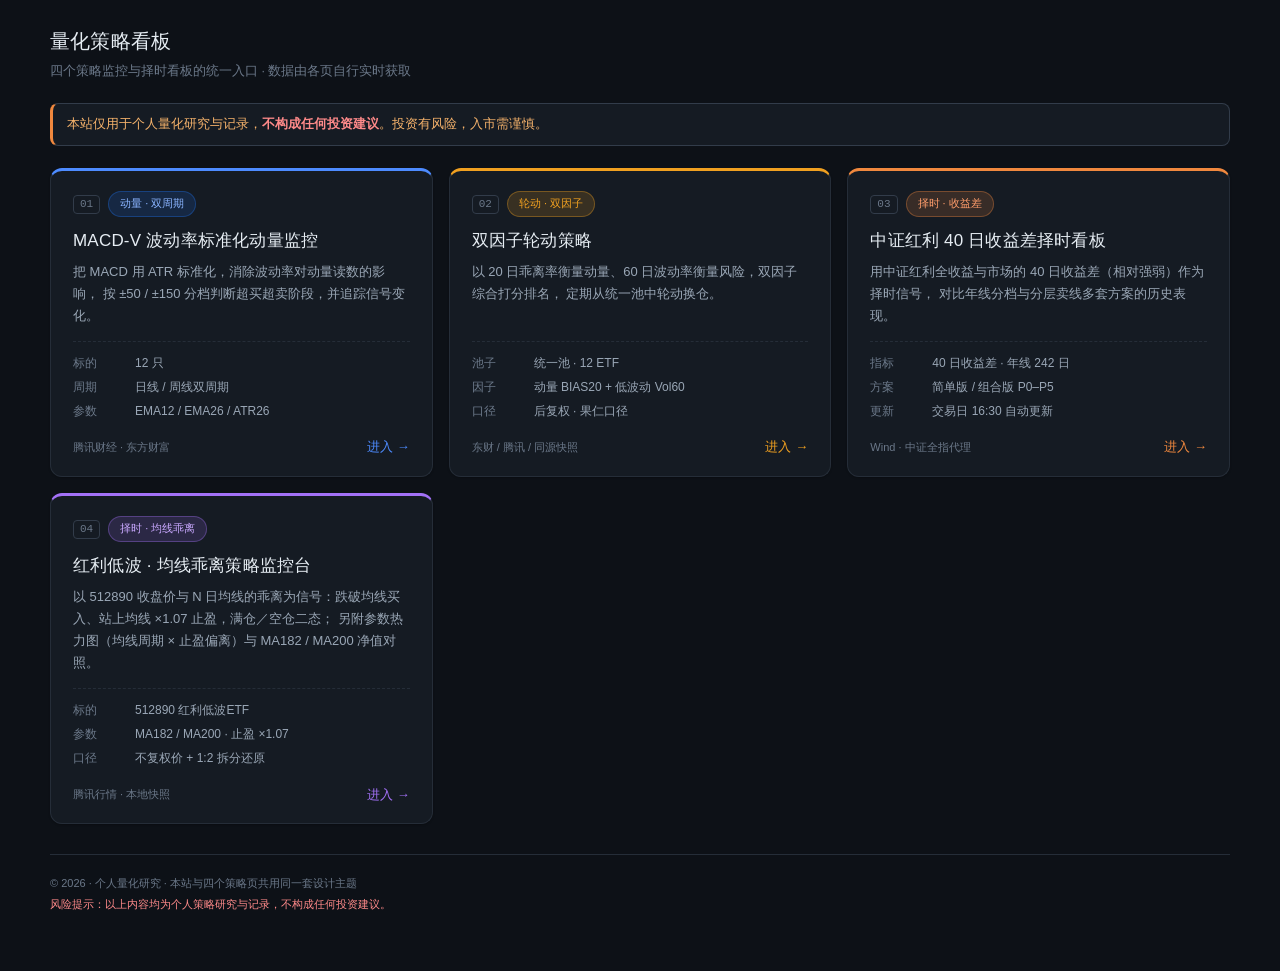
<file: index.html>
<!DOCTYPE html>
<html lang="zh-CN">
<head>
<meta charset="utf-8">
<meta name="viewport" content="width=device-width,initial-scale=1">
<title>量化策略看板 · 汇总</title>
<meta name="description" content="个人量化研究：四个策略监控看板的统一入口。不构成任何投资建议。">
<link rel="stylesheet" href="theme.css">
<style>
  .hub-head{margin-bottom:22px}
  .hub-head .q-h1{margin-bottom:6px}
  .hub-grid{display:grid;gap:16px;grid-template-columns:repeat(auto-fit,minmax(300px,1fr))}

  /* ── 策略卡：整卡可点，用 <a> 而非 <button>，支持新标签页打开 ── */
  .hub{
    display:flex;flex-direction:column;position:relative;
    background:var(--panel);border:1px solid var(--line);
    border-top:3px solid var(--c,var(--accent));
    border-radius:var(--radius);box-shadow:var(--shadow);
    padding:20px 22px 18px;
    color:inherit;text-decoration:none;
    transition:background .15s,border-color .15s,transform .15s;
  }
  .hub:hover{background:var(--panel2);border-color:var(--line2);border-top-color:var(--c,var(--accent));transform:translateY(-2px)}
  .hub:focus-visible{outline:2px solid var(--c,var(--accent));outline-offset:2px}

  .hub .top{display:flex;align-items:center;gap:8px;margin-bottom:12px;flex-wrap:wrap}
  .hub .idx{
    font:500 11px/1 var(--mono);color:var(--tx3);
    border:1px solid var(--line2);border-radius:4px;padding:3px 6px;
  }
  .hub h2{margin:0 0 8px;font-size:17px;font-weight:500;line-height:1.4;letter-spacing:.2px}
  .hub .desc{margin:0;font-size:13px;line-height:1.7;color:var(--tx2);flex:1}
  .hub .facts{
    margin-top:14px;padding-top:12px;border-top:1px dashed var(--line);
    display:flex;flex-direction:column;gap:5px;
  }
  .hub .fact{display:flex;gap:10px;font-size:12px;line-height:1.6}
  .hub .fact .k{flex:0 0 52px;color:var(--tx3)}
  .hub .fact .v{flex:1;color:var(--tx2);font-variant-numeric:tabular-nums}
  .hub .foot{
    margin-top:16px;display:flex;align-items:center;justify-content:space-between;gap:10px;
  }
  .hub .src{font-size:11px;color:var(--tx3)}
  .hub .go{
    font-size:13px;font-weight:500;color:var(--c,var(--accent));
    display:inline-flex;align-items:center;gap:4px;transition:gap .15s;
  }
  .hub:hover .go{gap:8px}

  @media (max-width:640px){
    .q-wrap{padding:18px 14px 40px}
    .hub{padding:18px}
    .hub h2{font-size:16px}
  }
</style>
</head>
<body>

<main class="q-wrap">

  <header class="hub-head">
    <h1 class="q-h1">量化策略看板</h1>
    <p class="q-sub">
      四个策略监控与择时看板的统一入口 · 数据由各页自行实时获取
    </p>
  </header>

  <div class="q-note q-note-warn" style="margin-bottom:22px">
    本站仅用于个人量化研究与记录，<strong style="color:#ff8a8a">不构成任何投资建议</strong>。投资有风险，入市需谨慎。
  </div>

  <div class="hub-grid">

    <!-- ① MACD-V -->
    <a class="hub" href="macdv-monitor/" style="--c:#4d8bff">
      <div class="top">
        <span class="idx">01</span>
        <span class="q-pill q-pill-accent">动量 · 双周期</span>
      </div>
      <h2>MACD-V 波动率标准化动量监控</h2>
      <p class="desc">
        把 MACD 用 ATR 标准化，消除波动率对动量读数的影响，
        按 ±50 / ±150 分档判断超买超卖阶段，并追踪信号变化。
      </p>
      <div class="facts">
        <div class="fact"><span class="k">标的</span><span class="v">12 只</span></div>
        <div class="fact"><span class="k">周期</span><span class="v">日线 / 周线双周期</span></div>
        <div class="fact"><span class="k">参数</span><span class="v">EMA12 / EMA26 / ATR26</span></div>
      </div>
      <div class="foot">
        <span class="src">腾讯财经 · 东方财富</span>
        <span class="go">进入 <span aria-hidden="true">→</span></span>
      </div>
    </a>

    <!-- ② 双因子轮动 -->
    <a class="hub" href="dual-factor-rotation/" style="--c:#f0a020">
      <div class="top">
        <span class="idx">02</span>
        <span class="q-pill q-pill-gold">轮动 · 双因子</span>
      </div>
      <h2>双因子轮动策略</h2>
      <p class="desc">
        以 20 日乖离率衡量动量、60 日波动率衡量风险，双因子综合打分排名，
        定期从统一池中轮动换仓。
      </p>
      <div class="facts">
        <div class="fact"><span class="k">池子</span><span class="v">统一池 · 12 ETF</span></div>
        <div class="fact"><span class="k">因子</span><span class="v">动量 BIAS20 + 低波动 Vol60</span></div>
        <div class="fact"><span class="k">口径</span><span class="v">后复权 · 果仁口径</span></div>
      </div>
      <div class="foot">
        <span class="src">东财 / 腾讯 / 同源快照</span>
        <span class="go">进入 <span aria-hidden="true">→</span></span>
      </div>
    </a>

    <!-- ③ 红利收益差择时 -->
    <a class="hub" href="dividend-spread-timing/" style="--c:#f0883e">
      <div class="top">
        <span class="idx">03</span>
        <span class="q-pill" style="background:rgba(240,136,62,.16);border-color:rgba(240,136,62,.35);color:#ff9d6b">择时 · 收益差</span>
      </div>
      <h2>中证红利 40 日收益差择时看板</h2>
      <p class="desc">
        用中证红利全收益与市场的 40 日收益差（相对强弱）作为择时信号，
        对比年线分档与分层卖线多套方案的历史表现。
      </p>
      <div class="facts">
        <div class="fact"><span class="k">指标</span><span class="v">40 日收益差 · 年线 242 日</span></div>
        <div class="fact"><span class="k">方案</span><span class="v">简单版 / 组合版 P0–P5</span></div>
        <div class="fact"><span class="k">更新</span><span class="v">交易日 16:30 自动更新</span></div>
      </div>
      <div class="foot">
        <span class="src">Wind · 中证全指代理</span>
        <span class="go">进入 <span aria-hidden="true">→</span></span>
      </div>
    </a>

    <!-- ④ 红利低波均线乖离 -->
    <a class="hub" href="hongli-monitor/" style="--c:#a371f7">
      <div class="top">
        <span class="idx">04</span>
        <span class="q-pill" style="background:rgba(163,113,247,.16);border-color:rgba(163,113,247,.35);color:#c9a8ff">择时 · 均线乖离</span>
      </div>
      <h2>红利低波 · 均线乖离策略监控台</h2>
      <p class="desc">
        以 512890 收盘价与 N 日均线的乖离为信号：跌破均线买入、站上均线 ×1.07 止盈，满仓／空仓二态；
        另附参数热力图（均线周期 × 止盈偏离）与 MA182 / MA200 净值对照。
      </p>
      <div class="facts">
        <div class="fact"><span class="k">标的</span><span class="v">512890 红利低波ETF</span></div>
        <div class="fact"><span class="k">参数</span><span class="v">MA182 / MA200 · 止盈 ×1.07</span></div>
        <div class="fact"><span class="k">口径</span><span class="v">不复权价 + 1:2 拆分还原</span></div>
      </div>
      <div class="foot">
        <span class="src">腾讯行情 · 本地快照</span>
        <span class="go">进入 <span aria-hidden="true">→</span></span>
      </div>
    </a>

  </div>

  <footer class="q-footer">
    <div>© 2026 · 个人量化研究 · 本站与四个策略页共用同一套设计主题</div>
    <div class="risk">风险提示：以上内容均为个人策略研究与记录，不构成任何投资建议。</div>
  </footer>

</main>

</body>
</html>
</file>
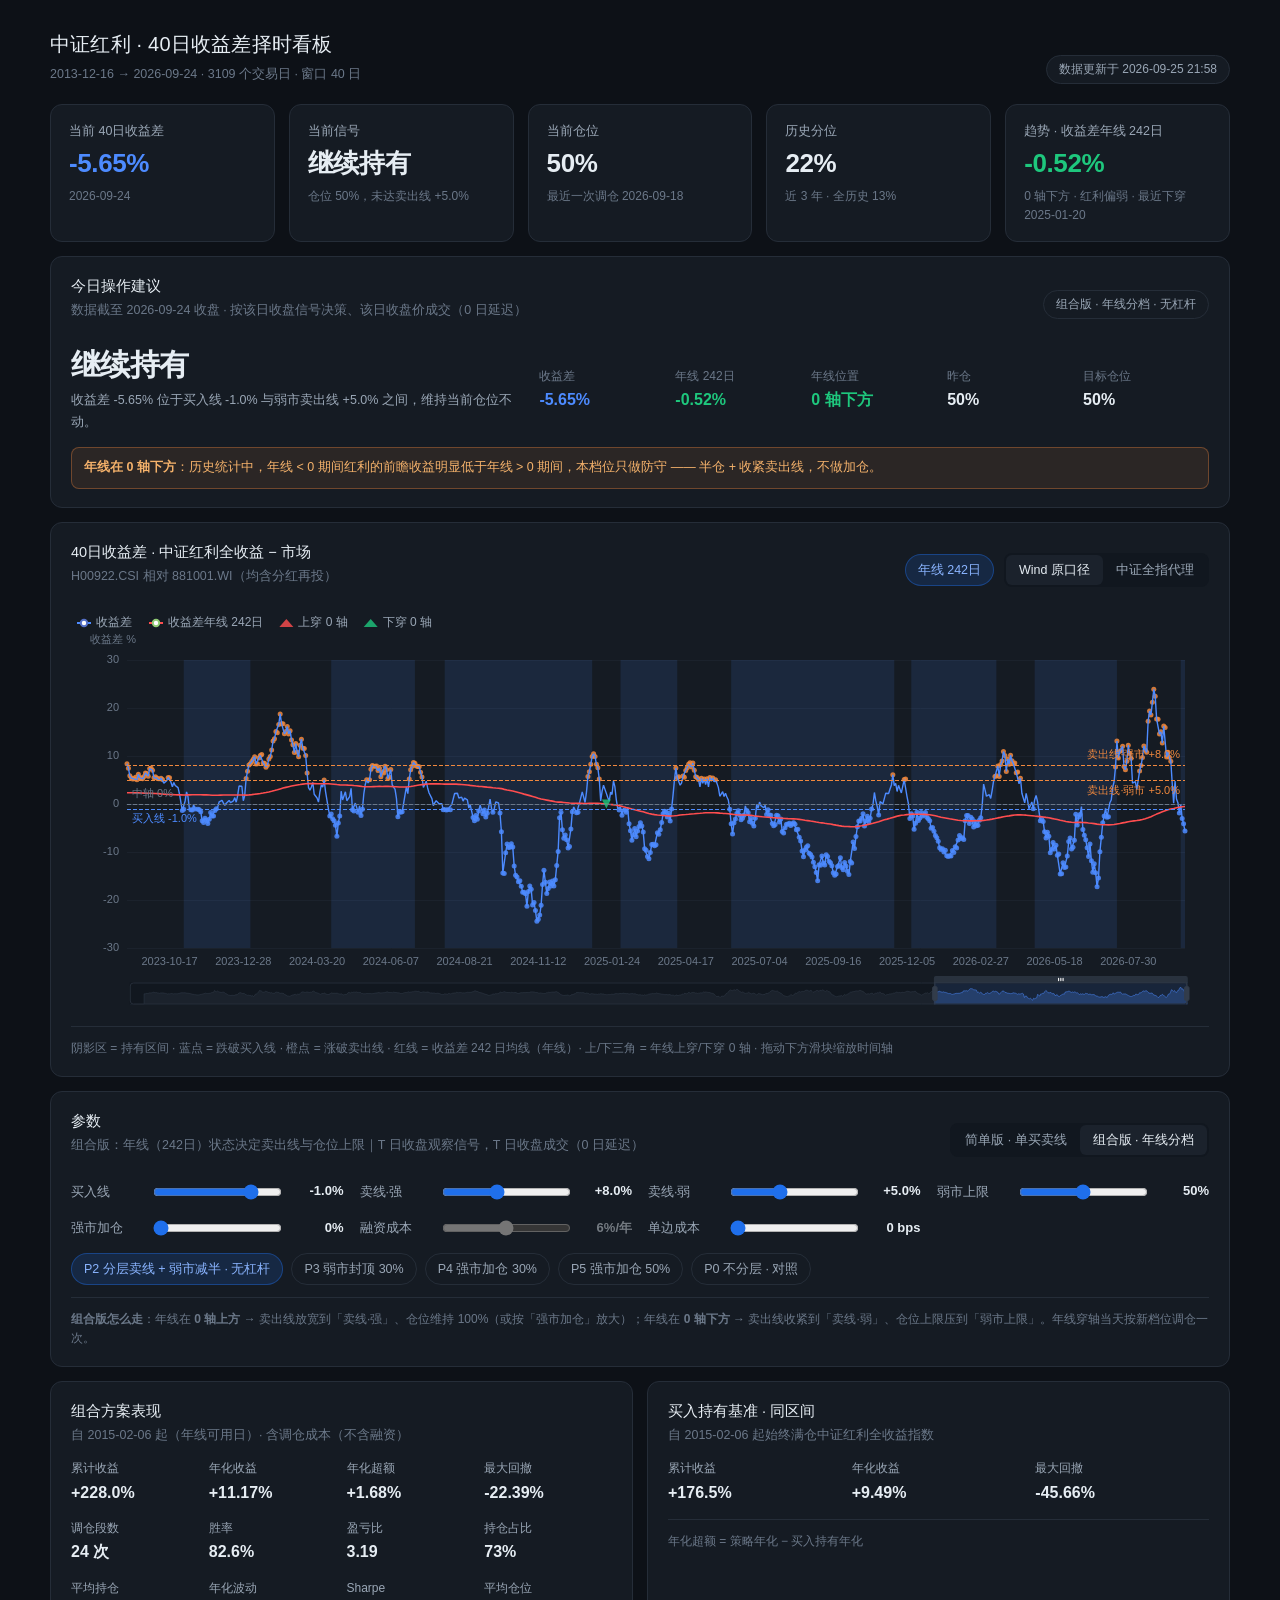
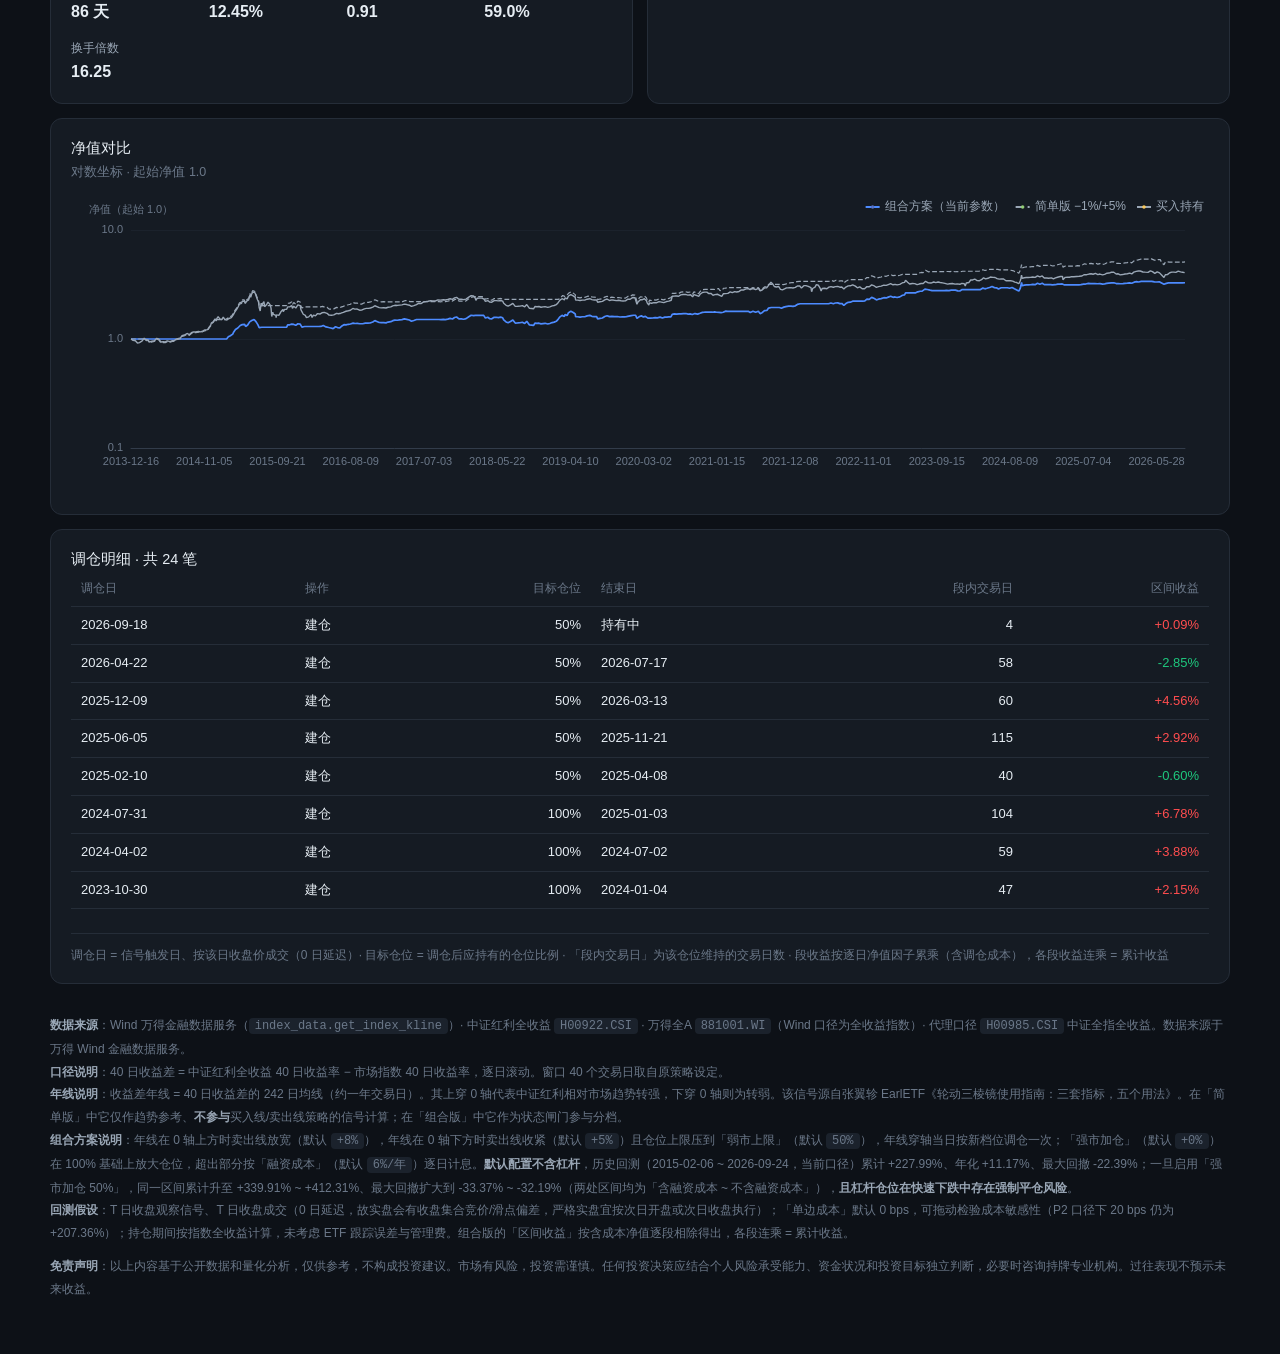
<file: dividend-spread-timing/index.html>
<!DOCTYPE html>
<html lang="zh-CN">
<head>
<meta charset="UTF-8">
<meta name="viewport" content="width=device-width, initial-scale=1">
<title>中证红利 40日收益差择时看板</title>
<link rel="stylesheet" href="../theme.css">
<script src="vendor/echarts.min.js"></script>
<style>
  *{box-sizing:border-box}
  body{
    margin:0; background:var(--bg); color:var(--tx);
    font-family:-apple-system,BlinkMacSystemFont,"Segoe UI","PingFang SC","Hiragino Sans GB","Microsoft YaHei",sans-serif;
    font-size:14px; line-height:1.6; -webkit-font-smoothing:antialiased;
  }
  .wrap{max-width:1220px; margin:0 auto; padding:28px 20px 56px}
  header{display:flex; align-items:flex-end; justify-content:space-between; gap:16px; flex-wrap:wrap; margin-bottom:20px}
  h1{font-size:20px; font-weight:500; margin:0 0 4px; letter-spacing:.2px}
  .sub{font-size:12.5px; color:var(--tx3)}
  .badge{font-size:12px; color:var(--tx2); background:var(--panel); border:1px solid var(--line); border-radius:999px; padding:4px 12px}
  .grid{display:grid; gap:14px}
  .k4{grid-template-columns:repeat(auto-fit,minmax(200px,1fr))}
  .k2{grid-template-columns:repeat(auto-fit,minmax(320px,1fr))}
  .card{background:var(--panel); border:1px solid var(--line); border-radius:var(--radius); padding:18px 20px}
  .kpi{background:var(--panel); border:1px solid var(--line); border-radius:var(--radius); padding:16px 18px}
  .kpi .lb{font-size:12.5px; color:var(--tx2)}
  .kpi .val{font-size:26px; font-weight:600; letter-spacing:-.4px; margin-top:2px; font-variant-numeric:tabular-nums}
  .kpi .ft{font-size:12px; color:var(--tx3); margin-top:2px}
  .h2{font-size:14.5px; font-weight:500; margin:0 0 2px}
  .h2sub{font-size:12.5px; color:var(--tx3); margin:0 0 14px}
  .toolbar{display:flex; align-items:center; justify-content:space-between; gap:14px; flex-wrap:wrap; margin-bottom:12px}
  .seg{display:inline-flex; background:var(--panel3); border-radius:var(--radius-sm); padding:2px}
  .seg button{
    border:0; background:transparent; font:inherit; font-size:12.5px; color:var(--tx2);
    padding:5px 13px; border-radius:6px; cursor:pointer;
  }
  .seg button.active{background:var(--panel2); color:var(--tx); font-weight:500}
  .chip{
    border:1px solid var(--line); background:var(--panel); font:inherit; font-size:12.5px; color:var(--tx2);
    padding:5px 12px; border-radius:999px; cursor:pointer;
  }
  .chip.active{background:rgba(31,111,235,.16); border-color:rgba(31,111,235,.40); color:var(--accent-tx); font-weight:500}
  .ctl{display:grid; grid-template-columns:repeat(auto-fit,minmax(240px,1fr)); gap:16px}
  .row{display:flex; align-items:center; gap:12px}
  .row label{font-size:12.5px; color:var(--tx2); width:52px; flex:none}
  .row input[type=range]{flex:1; accent-color:var(--accent)}
  .row .v{font-size:13px; width:56px; text-align:right; font-variant-numeric:tabular-nums; font-weight:600}
  .stats{display:grid; grid-template-columns:repeat(auto-fit,minmax(112px,1fr)); gap:14px 10px}
  .stat .lb{font-size:12px; color:var(--tx2)}
  .stat .val{font-size:16px; font-weight:600; font-variant-numeric:tabular-nums; margin-top:1px}
  .foot-note{font-size:12px; color:var(--tx3); margin-top:14px; padding-top:12px; border-top:1px solid var(--line)}
  .chart{width:100%}
  #mainChart{height:400px}
  #navChart{height:300px}
  table{width:100%; border-collapse:collapse; font-size:13px}
  th{text-align:left; font-weight:500; font-size:12px; color:var(--tx3); padding:0 10px 8px; border-bottom:1px solid var(--line)}
  td{padding:8px 10px; border-bottom:1px solid var(--line); font-variant-numeric:tabular-nums}
  th.num, td.num{text-align:right}
  td.win{color:var(--up); font-weight:500}
  td.lose{color:var(--dn)}
  td.empty{text-align:center; color:var(--tx3); padding:24px}
  .tbl-wrap{max-height:340px; overflow:auto}
  .tag{font-size:11.5px; padding:1px 8px; border-radius:var(--radius-pill); background:rgba(31,111,235,.16); color:var(--accent-tx)}
  .tt-date{font-size:12px; color:var(--tx3); margin-bottom:2px}
  .tt-row{font-size:12.5px; line-height:1.7}
  .tt-dot{display:inline-block; width:8px; height:8px; border-radius:50%; margin-right:6px}
  footer{margin-top:30px; font-size:12px; color:var(--tx3); line-height:1.9}
  footer b{color:var(--tx2); font-weight:600}
  #loading{padding:60px 0; text-align:center; color:var(--tx3)}
  .err{color:var(--up); font-size:14px}
  .err-sub{font-size:12.5px; color:var(--tx3); line-height:1.9}
  code{background:var(--panel2); padding:1px 6px; border-radius:4px; font-size:12px}
  .row.wide label{width:68px}
  .switch{display:flex; align-items:center; gap:8px; font-size:12.5px; color:var(--tx2); cursor:pointer; user-select:none}
  .switch input{accent-color:var(--accent); width:15px; height:15px; cursor:pointer}
  /* ── 今日操作建议 ── */
  .advice{display:grid; grid-template-columns:minmax(250px,1fr) 1.5fr; gap:22px; align-items:center}
  @media (max-width:780px){ .advice{grid-template-columns:1fr; gap:16px} }
  .advice-act{font-size:30px; font-weight:700; letter-spacing:-.6px; line-height:1.25; font-variant-numeric:tabular-nums}
  .advice-why{font-size:12.5px; color:var(--tx2); margin-top:6px; line-height:1.75}
  .advice-cells{display:grid; grid-template-columns:repeat(auto-fit,minmax(94px,1fr)); gap:14px 10px}
  .acell .lb{font-size:12px; color:var(--tx3)}
  .acell .val{font-size:16px; font-weight:600; font-variant-numeric:tabular-nums; margin-top:1px}
  .warn{background:rgba(240,136,62,.10); border:1px solid rgba(240,136,62,.35); color:var(--warn-tx); border-radius:var(--radius-sm);
        padding:9px 12px; font-size:12.5px; line-height:1.7; margin-top:14px}
  .warn b{font-weight:700}
</style>
</head>
<body>
<div class="wrap">

  <header>
    <div>
      <h1>中证红利 · 40日收益差择时看板</h1>
      <div class="sub" id="span">加载中…</div>
    </div>
    <div class="badge">数据更新于 <span id="updated">—</span></div>
  </header>

  <div id="loading">正在加载行情数据…</div>

  <div class="grid k4" style="margin-bottom:14px">
    <div class="kpi">
      <div class="lb">当前 40日收益差</div>
      <div class="val" id="kpiSpread">—</div>
      <div class="ft" id="kpiDate">—</div>
    </div>
    <div class="kpi">
      <div class="lb">当前信号</div>
      <div class="val" id="kpiSignal">—</div>
      <div class="ft" id="kpiSignalSub">—</div>
    </div>
    <div class="kpi">
      <div class="lb" id="kpiHeldLb">已持有</div>
      <div class="val" id="kpiHeld">—</div>
      <div class="ft" id="kpiHeldSub">—</div>
    </div>
    <div class="kpi">
      <div class="lb">历史分位</div>
      <div class="val" id="kpiPct">—</div>
      <div class="ft" id="kpiPctSub">—</div>
    </div>
    <div class="kpi">
      <div class="lb">趋势 · 收益差年线 242日</div>
      <div class="val" id="kpiMA">—</div>
      <div class="ft" id="kpiMAsub">—</div>
    </div>
  </div>

  <!-- 组合版专属：今日操作建议 -->
  <div class="card" id="adviceCard" style="margin-bottom:14px; display:none">
    <div class="toolbar" style="margin-bottom:12px">
      <div>
        <div class="h2">今日操作建议</div>
        <div class="h2sub" id="adviceDate">—</div>
      </div>
      <div class="badge" id="adviceBadge">组合版 · 年线分档</div>
    </div>
    <div class="advice">
      <div>
        <div class="advice-act" id="adviceAct">—</div>
        <div class="advice-why" id="adviceWhy">—</div>
      </div>
      <div class="advice-cells">
        <div class="acell"><div class="lb">收益差</div><div class="val" id="advSig">—</div></div>
        <div class="acell"><div class="lb">年线 242日</div><div class="val" id="advMA">—</div></div>
        <div class="acell"><div class="lb">年线位置</div><div class="val" id="advState">—</div></div>
        <div class="acell"><div class="lb">昨仓</div><div class="val" id="advCur">—</div></div>
        <div class="acell"><div class="lb">目标仓位</div><div class="val" id="advTgt">—</div></div>
      </div>
    </div>
    <div class="warn" id="adviceWarn" style="display:none"></div>
  </div>

  <div class="card" style="margin-bottom:14px">
    <div class="toolbar">
      <div>
        <div class="h2">40日收益差 · 中证红利全收益 − 市场</div>
        <div class="h2sub"><span id="divCode">—</span> 相对 <span id="mktCode">—</span>（均含分红再投）</div>
      </div>
      <div style="display:flex; align-items:center; gap:10px; flex-wrap:wrap">
        <button class="chip active" id="maToggle">年线 242日</button>
        <div class="seg">
          <button data-mode="wind" class="active">Wind 原口径</button>
          <button data-mode="proxy">中证全指代理</button>
        </div>
      </div>
    </div>
    <div class="chart" id="mainChart"></div>
    <div class="foot-note">
      阴影区 = 持有区间 · 蓝点 = 跌破买入线 · 橙点 = 涨破卖出线 · 红线 = 收益差 242 日均线（年线）· 上/下三角 = 年线上穿/下穿 0 轴 · 拖动下方滑块缩放时间轴
    </div>
  </div>

  <div class="card" style="margin-bottom:14px">
    <div class="toolbar">
      <div>
        <div class="h2">参数</div>
        <div class="h2sub" id="paramSub">T 日收盘观察信号，T 日收盘成交（0 日延迟）；持仓期间吃中证红利全收益指数日收益</div>
      </div>
      <div class="seg" id="engineSeg">
        <button data-engine="simple" class="active">简单版 · 单买卖线</button>
        <button data-engine="combo">组合版 · 年线分档</button>
      </div>
    </div>

    <!-- 简单版参数 -->
    <div id="panelSimple">
      <div class="ctl" style="margin-bottom:16px">
        <div class="row">
          <label>买入线</label>
          <input type="range" id="buySlider" min="-8" max="0" step="0.5" value="-1">
          <span class="v" id="buyVal">−1.0%</span>
        </div>
        <div class="row">
          <label>卖出线</label>
          <input type="range" id="sellSlider" min="1" max="15" step="0.5" value="5">
          <span class="v" id="sellVal">+5.0%</span>
        </div>
      </div>
      <div style="display:flex; gap:8px; flex-wrap:wrap">
        <button class="chip" data-preset="1" data-buy="-1" data-sell="5">大白优化版 −1% / +5%</button>
        <button class="chip" data-preset="1" data-buy="-5" data-sell="10">张老师原版 −5% / +10%</button>
        <button class="chip" data-preset="1" data-buy="-2" data-sell="3">窄格版 −2% / +3%</button>
        <button class="chip" data-preset="1" data-buy="-1" data-sell="8">宽卖版 −1% / +8%</button>
      </div>
    </div>

    <!-- 组合版参数 -->
    <div id="panelCombo" style="display:none">
      <div class="ctl" style="margin-bottom:14px">
        <div class="row wide">
          <label title="两档共用的买入线：收益差跌破即建仓">买入线</label>
          <input type="range" id="cBuy" min="-5" max="0" step="0.5" value="-1">
          <span class="v" id="cBuyVal">−1.0%</span>
        </div>
        <div class="row wide">
          <label title="年线在 0 轴上方（红利相对走强）时使用的卖出线，可放宽让利润跑">卖线·强</label>
          <input type="range" id="cSellUp" min="3" max="15" step="0.5" value="8">
          <span class="v" id="cSellUpVal">+8.0%</span>
        </div>
        <div class="row wide">
          <label title="年线在 0 轴下方（红利相对走弱）时使用的卖出线，收紧以尽快落袋">卖线·弱</label>
          <input type="range" id="cSellDown" min="2" max="10" step="0.5" value="5">
          <span class="v" id="cSellDownVal">+5.0%</span>
        </div>
        <div class="row wide">
          <label title="年线在 0 轴下方时，持仓比例的上限（弱市不满仓）">弱市上限</label>
          <input type="range" id="cCapLo" min="0" max="100" step="10" value="50">
          <span class="v" id="cCapLoVal">50%</span>
        </div>
        <div class="row wide">
          <label title="年线在 0 轴上方时，在 100% 基础上再加多少仓位（>0 即为使用杠杆）">强市加仓</label>
          <input type="range" id="cAddUp" min="0" max="100" step="10" value="0">
          <span class="v" id="cAddUpVal">+0%</span>
        </div>
        <div class="row wide">
          <label title="加仓部分（超出 100% 的仓位）按此年化利率计融资成本；加仓为 0 时不生效">融资成本</label>
          <input type="range" id="cFin" min="0" max="12" step="1" value="6">
          <span class="v" id="cFinVal">6%/年</span>
        </div>
        <div class="row wide">
          <label title="每次调仓的单边交易成本，用于检验成本敏感性">单边成本</label>
          <input type="range" id="cCost" min="0" max="20" step="1" value="0">
          <span class="v" id="cCostVal">0 bps</span>
        </div>
      </div>
      <div style="display:flex; gap:8px; flex-wrap:wrap">
        <button class="chip" data-combo="P2">P2 分层卖线 + 弱市减半 · 无杠杆</button>
        <button class="chip" data-combo="P3">P3 弱市封顶 30%</button>
        <button class="chip" data-combo="P4">P4 强市加仓 30%</button>
        <button class="chip" data-combo="P5">P5 强市加仓 50%</button>
        <button class="chip" data-combo="P0">P0 不分层 · 对照</button>
      </div>
      <div class="foot-note" style="margin-top:12px">
        <b>组合版怎么走</b>：年线在 <b>0 轴上方</b> → 卖出线放宽到「卖线·强」、仓位维持 100%（或按「强市加仓」放大）；年线在 <b>0 轴下方</b> → 卖出线收紧到「卖线·弱」、仓位上限压到「弱市上限」。年线穿轴当天按新档位调仓一次。
      </div>
    </div>
  </div>

  <div class="grid k2" style="margin-bottom:14px">
    <div class="card">
      <div class="h2" id="perfTitle">策略表现</div>
      <div class="h2sub" id="perfSub">全区间 · 按上述参数实时重算</div>
      <div class="stats">
        <div class="stat"><div class="lb">累计收益</div><div class="val" id="statTotal">—</div></div>
        <div class="stat"><div class="lb">年化收益</div><div class="val" id="statAnnual">—</div></div>
        <div class="stat"><div class="lb">年化超额</div><div class="val" id="statExcess">—</div></div>
        <div class="stat"><div class="lb">最大回撤</div><div class="val" id="statMDD">—</div></div>
        <div class="stat"><div class="lb" id="statTradesLb">交易次数</div><div class="val" id="statTrades">—</div></div>
        <div class="stat"><div class="lb">胜率</div><div class="val" id="statWin">—</div></div>
        <div class="stat"><div class="lb">盈亏比</div><div class="val" id="statPL">—</div></div>
        <div class="stat"><div class="lb">持仓占比</div><div class="val" id="statHold">—</div></div>
        <div class="stat"><div class="lb">平均持仓</div><div class="val" id="statAvgHold">—</div></div>
        <div class="stat"><div class="lb">年化波动</div><div class="val" id="statVol">—</div></div>
        <div class="stat"><div class="lb">Sharpe</div><div class="val" id="statSharpe">—</div></div>
        <div class="stat"><div class="lb">平均仓位</div><div class="val" id="statAvgW">—</div></div>
        <div class="stat"><div class="lb">换手倍数</div><div class="val" id="statTurn">—</div></div>
      </div>
    </div>
    <div class="card">
      <div class="h2" id="bhTitle">买入持有基准</div>
      <div class="h2sub" id="bhSub">始终满仓中证红利全收益指数</div>
      <div class="stats">
        <div class="stat"><div class="lb">累计收益</div><div class="val" id="bhTotal">—</div></div>
        <div class="stat"><div class="lb">年化收益</div><div class="val" id="bhAnnual">—</div></div>
        <div class="stat"><div class="lb">最大回撤</div><div class="val" id="bhMDD">—</div></div>
      </div>
      <div class="foot-note">年化超额 = 策略年化 − 买入持有年化</div>
    </div>
  </div>

  <div class="card" style="margin-bottom:14px">
    <div class="h2">净值对比</div>
    <div class="h2sub" id="navSub">对数坐标 · 起始净值 1.0</div>
    <div class="chart" id="navChart"></div>
  </div>

  <div class="card">
    <div class="toolbar" style="margin-bottom:8px">
      <div class="h2" style="margin:0"><span id="tradeTitle">交易明细</span> · 共 <span id="tradeCount">0</span> 笔</div>
    </div>
    <div class="tbl-wrap">
      <table>
        <thead>
          <tr id="tradeHead"></tr>
        </thead>
        <tbody id="tradeBody"></tbody>
      </table>
    </div>
    <div class="foot-note" id="tradeNote">—</div>
  </div>

  <footer>
    <div><b>数据来源</b>：Wind 万得金融数据服务（<code>index_data.get_index_kline</code>）· 中证红利全收益 <code>H00922.CSI</code> · 万得全A <code>881001.WI</code>（Wind 口径为全收益指数）· 代理口径 <code>H00985.CSI</code> 中证全指全收益。数据来源于万得 Wind 金融数据服务。</div>
    <div><b>口径说明</b>：40 日收益差 = 中证红利全收益 40 日收益率 − 市场指数 40 日收益率，逐日滚动。窗口 40 个交易日取自原策略设定。</div>
    <div><b>年线说明</b>：收益差年线 = 40 日收益差的 242 日均线（约一年交易日）。其上穿 0 轴代表中证红利相对市场趋势转强，下穿 0 轴则为转弱。该信号源自张翼轸 EarlETF《轮动三棱镜使用指南：三套指标，五个用法》。在「简单版」中它仅作趋势参考、<b>不参与</b>买入线/卖出线策略的信号计算；在「组合版」中它作为状态闸门参与分档。</div>
    <div><b>组合方案说明</b>：年线在 0 轴上方时卖出线放宽（默认 <code>+8%</code>），年线在 0 轴下方时卖出线收紧（默认 <code>+5%</code>）且仓位上限压到「弱市上限」（默认 <code>50%</code>），年线穿轴当日按新档位调仓一次；「强市加仓」（默认 <code>+0%</code>）在 100% 基础上放大仓位，超出部分按「融资成本」（默认 <code>6%/年</code>）逐日计息。<b>默认配置不含杠杆</b>，历史回测（<span id="ftSpan">—</span>，当前口径）累计 <span id="ftTotal">—</span>、年化 <span id="ftAnnual">—</span>、最大回撤 <span id="ftMDD">—</span>；一旦启用「强市加仓 50%」，同一区间累计升至 <span id="ftLevTotal">—</span>、最大回撤扩大到 <span id="ftLevMDD">—</span>（两处区间均为「含融资成本 ~ 不含融资成本」），<b>且杠杆仓位在快速下跌中存在强制平仓风险</b>。</div>
    <div><b>回测假设</b>：T 日收盘观察信号、T 日收盘成交（0 日延迟，故实盘会有收盘集合竞价/滑点偏差，严格实盘宜按次日开盘或次日收盘执行）；「单边成本」默认 0 bps，可拖动检验成本敏感性（P2 口径下 20 bps 仍为 <span id="ftCost">—</span>）；持仓期间按指数全收益计算，未考虑 ETF 跟踪误差与管理费。组合版的「区间收益」按含成本净值逐段相除得出，各段连乘 = 累计收益。</div>
    <div style="margin-top:10px"><b>免责声明</b>：以上内容基于公开数据和量化分析，仅供参考，不构成投资建议。市场有风险，投资需谨慎。任何投资决策应结合个人风险承受能力、资金状况和投资目标独立判断，必要时咨询持牌专业机构。过往表现不预示未来收益。</div>
  </footer>
</div>

<!-- 内联数据：双击本文件（file://）时也能源源不断供数，不依赖 HTTP 服务 -->
<!-- 本地快照：老站数据不可达时的兜底，保证页面不空白 -->
<script src="data/data.js?v=3"></script>
<!-- 老站最新数据：正常时覆盖上一行（同域，无跨域限制） -->
<script src="https://sfj2450943.github.io/dividend-spread-timing/data/data.js"></script>
<script src="app.js?v=8"></script>
</body>
</html>
</file>
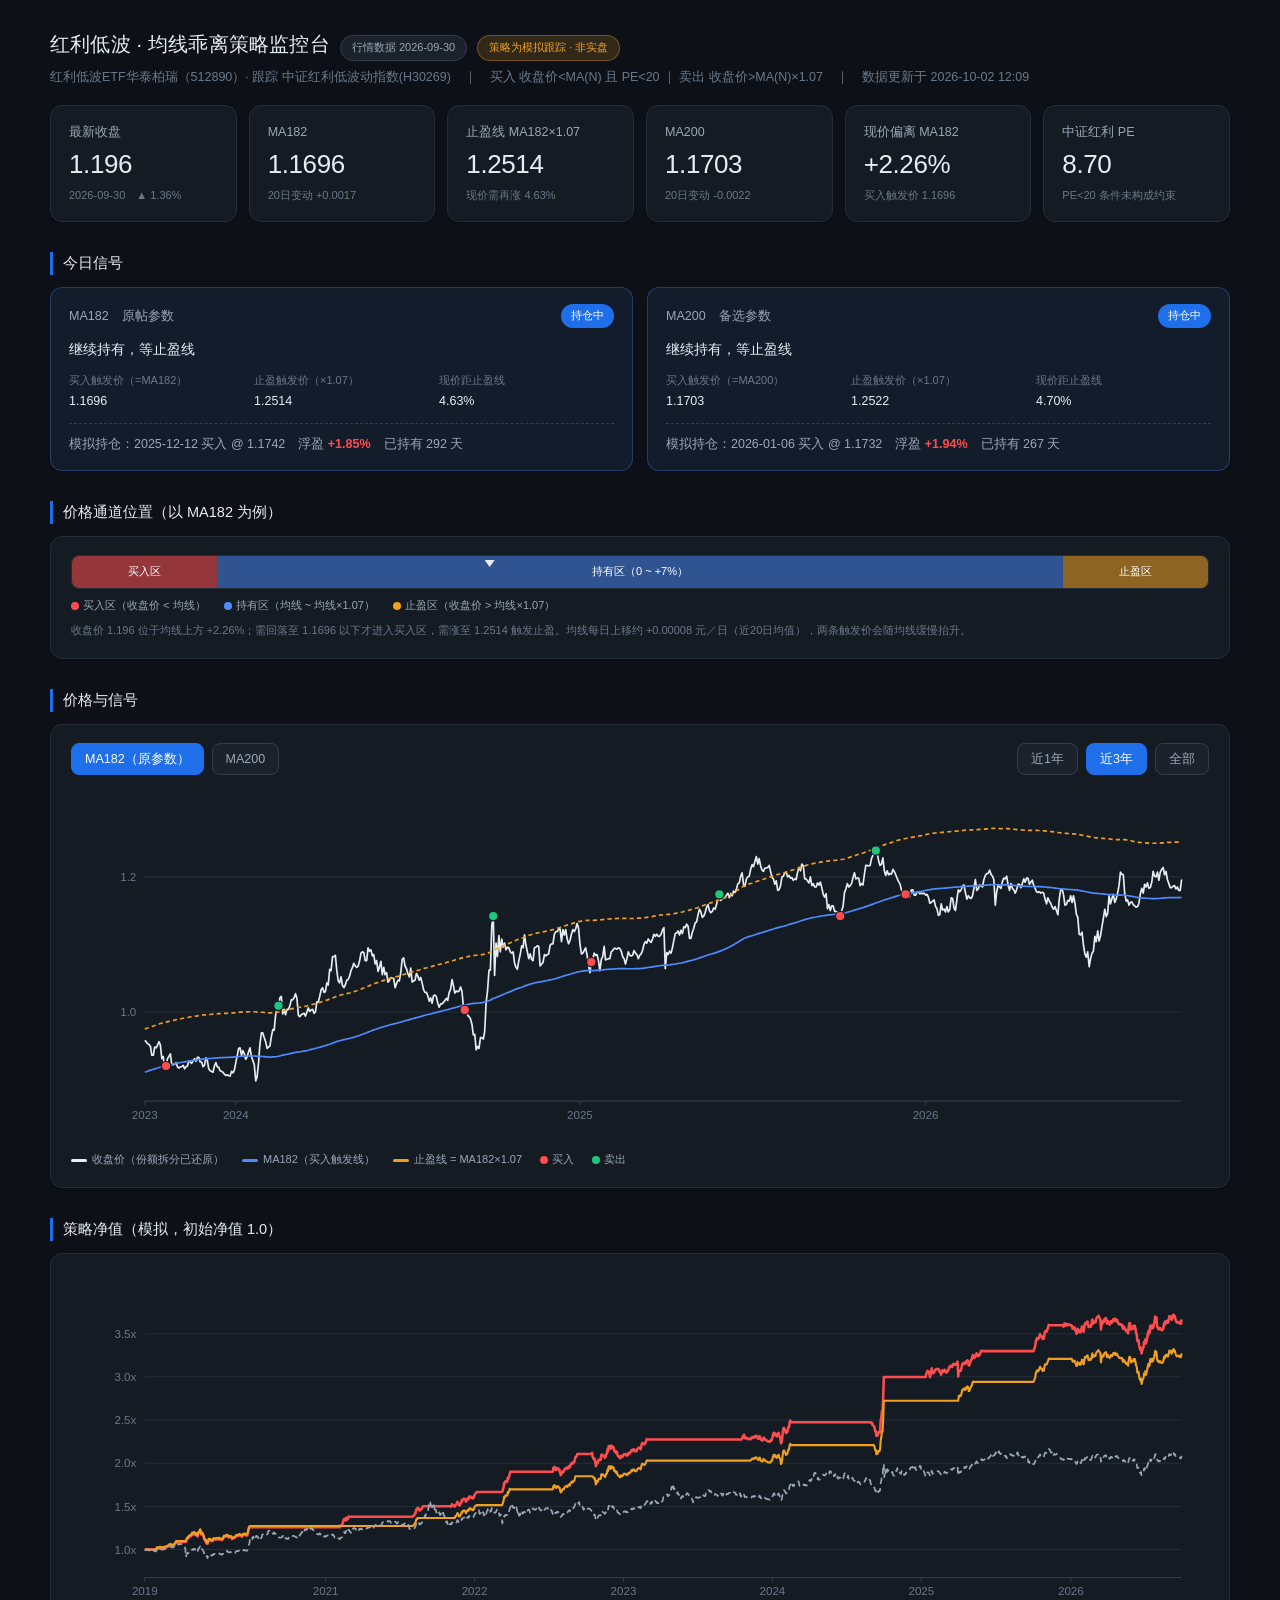
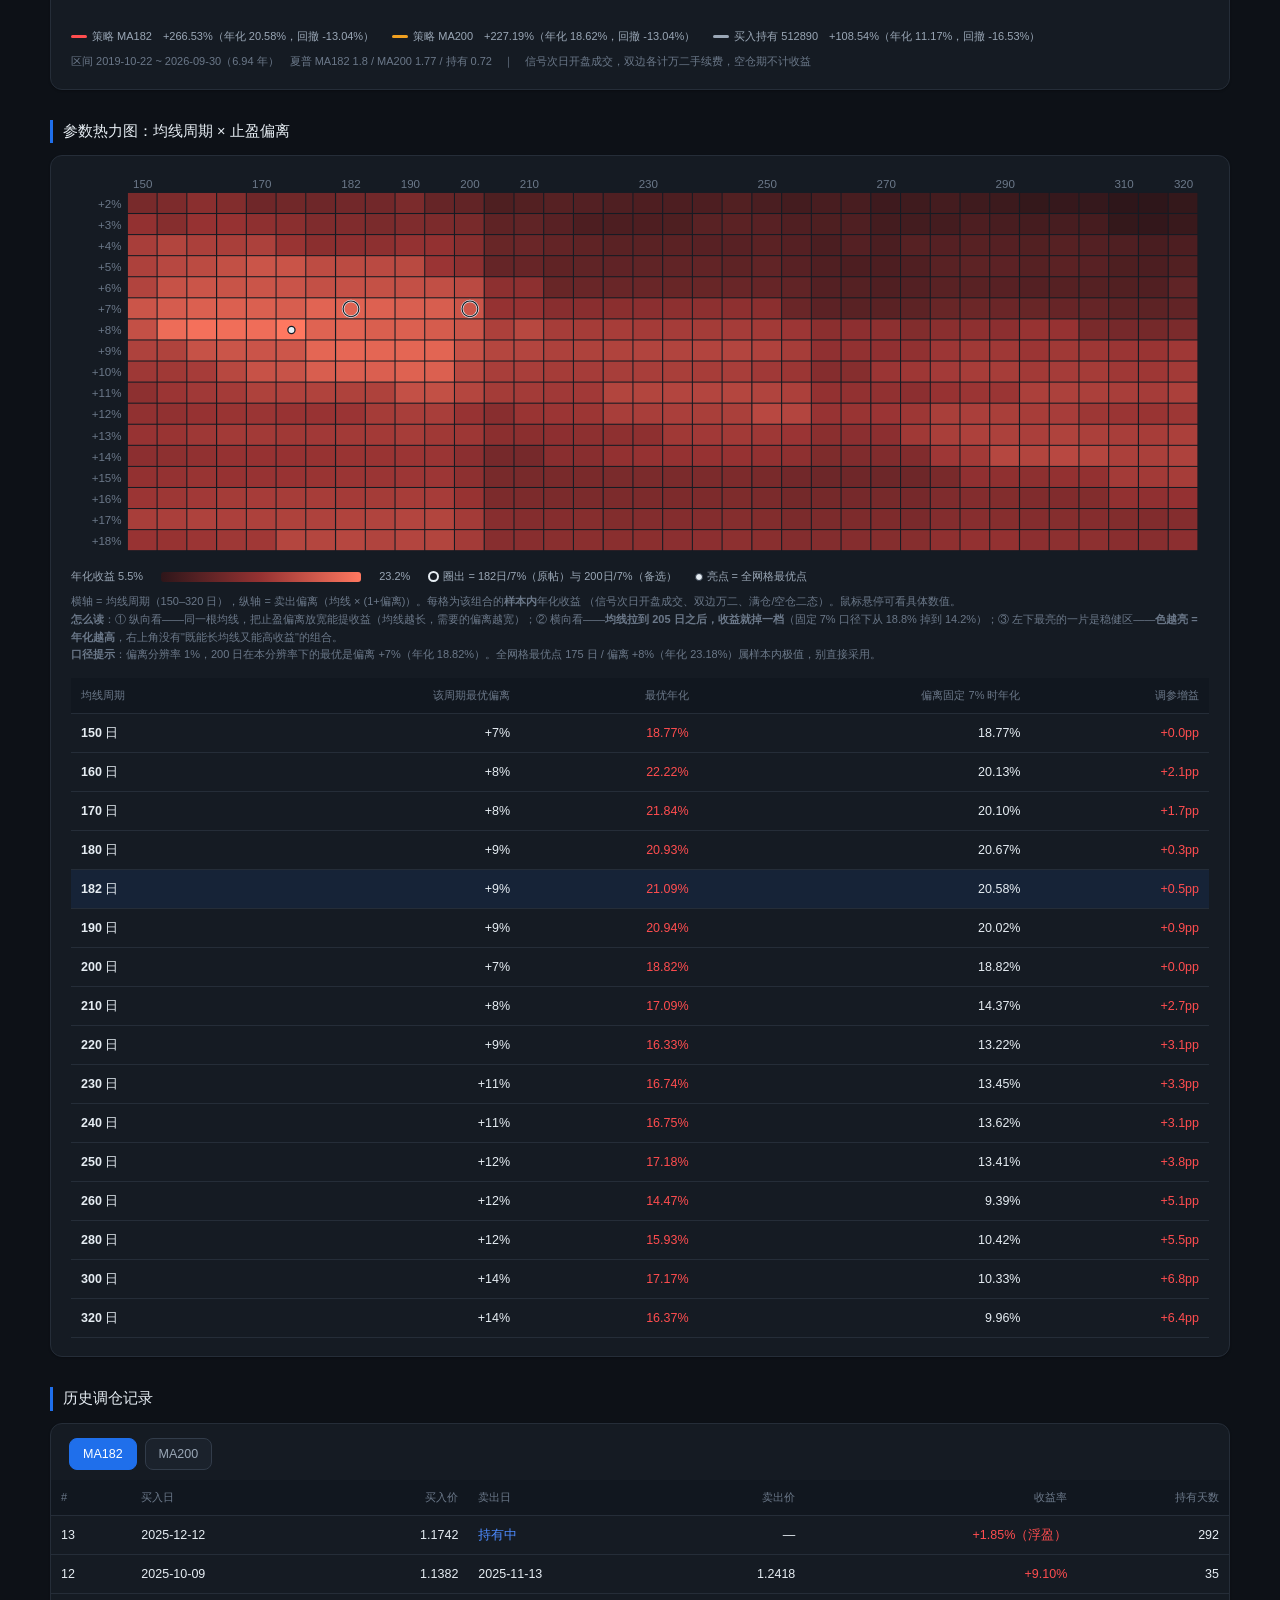
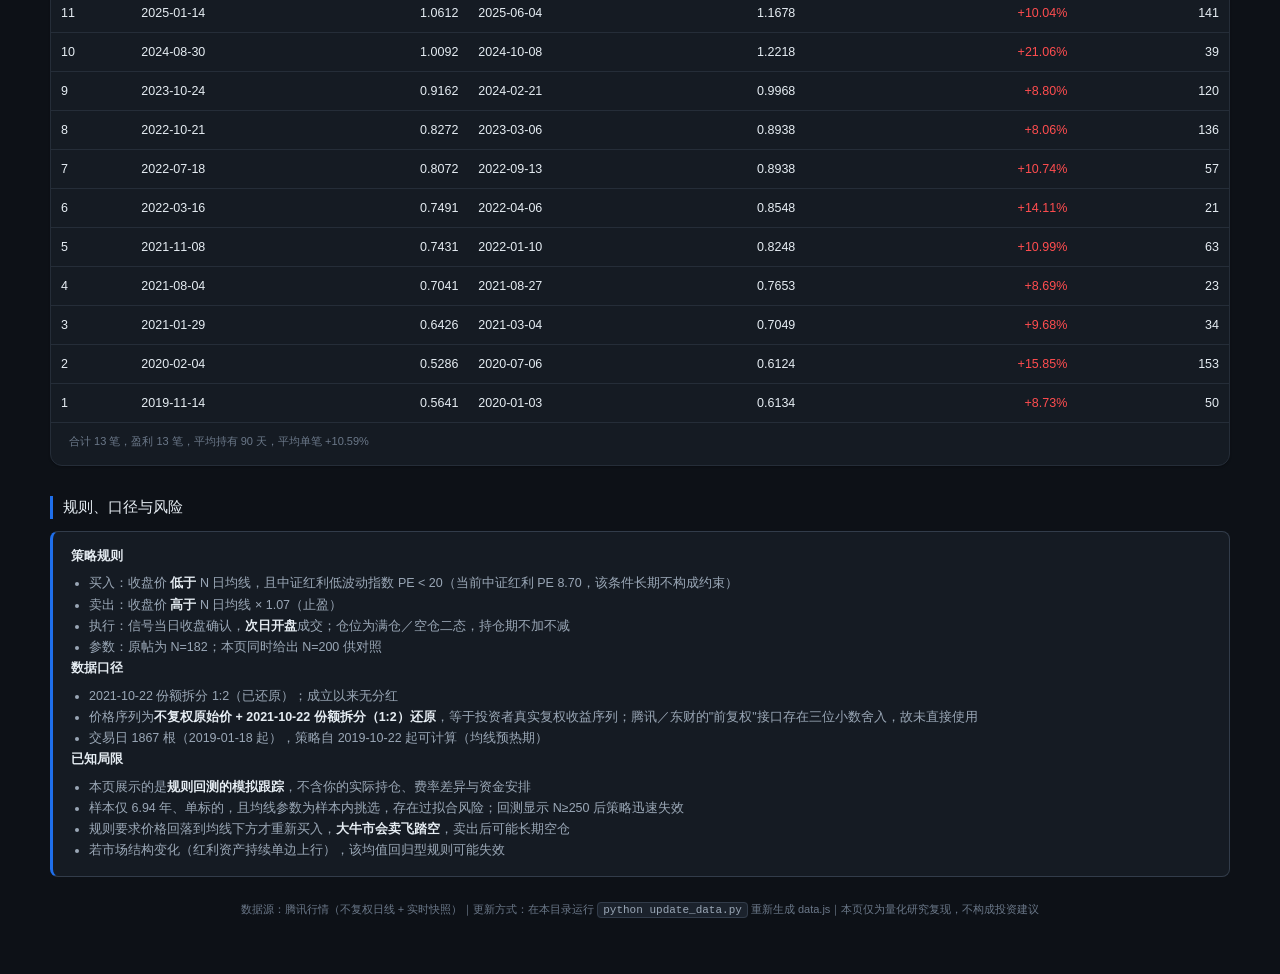
<file: hongli-monitor/index.html>
<!DOCTYPE html>
<html lang="zh-CN">
<head>
<meta charset="utf-8">
<meta name="viewport" content="width=device-width,initial-scale=1">
<title>红利低波均线乖离策略 · 监控台</title>
<link rel="stylesheet" href="../theme.css">
<style>
/* ── 页面样式 ──
   主题 token（配色 / 文字 / 形体 / 版式）全部来自 ../theme.css，本页不再自定义颜色，
   改主题只需改 theme.css。这里只保留本页独有的组件样式。
   手写 SVG 的 fill/stroke 不认 CSS 变量 → JS 里统一用 QC() 读 theme.css 的 token 真值。 */
.wrap{max-width:var(--maxw);margin:0 auto;padding:28px 20px 56px}

/* ── 页头 ── */
header{display:flex;flex-wrap:wrap;align-items:baseline;gap:10px;margin-bottom:6px}
h1{font-size:20px;font-weight:500;margin:0;letter-spacing:.2px}
.tag{font-size:var(--fs-xs);color:var(--tx2);background:var(--panel2);border:1px solid var(--line2);
  border-radius:var(--radius-pill);padding:3px 11px;font-weight:500}
.tag.live{background:var(--dnb);border-color:rgba(30,199,125,.35);color:#5fdcb0}
.tag.sim{background:rgba(240,160,32,.16);border-color:rgba(240,160,32,.35);color:var(--gold)}
.sub{color:var(--tx3);font-size:var(--fs-sm);margin:2px 0 18px}
h2{font-size:14.5px;font-weight:500;margin:30px 0 12px;padding-left:10px;border-left:3px solid var(--accent)}

/* ── 信号卡 ── */
.cards{display:grid;grid-template-columns:1fr 1fr;gap:14px}
.sc{border-radius:var(--radius);padding:16px 18px;border:1px solid var(--line);
  background:var(--panel);box-shadow:var(--shadow)}
.sc.buy{background:var(--upz);border-color:rgba(255,77,79,.32)}
.sc.hold{background:rgba(77,139,255,.09);border-color:rgba(77,139,255,.30)}
.sc.sell{background:rgba(240,160,32,.10);border-color:rgba(240,160,32,.32)}
.sc.wait{background:var(--panel2);border-color:var(--line2)}
.sc .hd{display:flex;align-items:center;justify-content:space-between;margin-bottom:10px}
.sc .nm{font-size:var(--fs-sm);color:var(--tx2)}
.badge{font-size:var(--fs-xs);font-weight:500;border-radius:var(--radius-pill);padding:3px 10px;color:#fff}
.buy .badge{background:var(--up)} .hold .badge{background:var(--accent)}
.sell .badge{background:var(--gold)} .wait .badge{background:var(--tx3)}
.act{font-size:14px;font-weight:500;margin:2px 0 12px}
.rows{display:grid;grid-template-columns:1fr 1fr 1fr;gap:10px;font-size:var(--fs-sm)}
.rows .k{color:var(--tx3);font-size:var(--fs-xs);margin-bottom:1px}
.rows .v{font-variant-numeric:tabular-nums;font-weight:500}
.pos{margin-top:12px;padding-top:10px;border-top:1px dashed var(--line2);
  font-size:var(--fs-sm);color:var(--tx2)}
.pos b{color:var(--tx)}

/* ── KPI ── */
.kpis{display:grid;grid-template-columns:repeat(6,1fr);gap:12px;margin:18px 0 6px}
.kpi{background:var(--panel);border:1px solid var(--line);border-radius:var(--radius);
  box-shadow:var(--shadow);padding:16px 18px}
.kpi .k{font-size:var(--fs-sm);color:var(--tx2);margin-bottom:2px}
.kpi .v{font-size:26px;font-weight:500;letter-spacing:-.4px;font-variant-numeric:tabular-nums}
.kpi .s{font-size:var(--fs-xs);color:var(--tx3);margin-top:2px}

/* ── 通用卡片 ── */
.card{background:var(--panel);border:1px solid var(--line);border-radius:var(--radius);
  box-shadow:var(--shadow);padding:18px 20px;margin-bottom:14px}

/* ── 价格通道 ── */
.rail{display:flex;gap:0;height:34px;border-radius:var(--radius-sm);overflow:hidden;
  border:1px solid var(--line);position:relative}
.seg{display:flex;align-items:center;justify-content:center;font-size:var(--fs-xs);color:#fff}
.seg.b{background:rgba(255,77,79,.55)}.seg.h{background:rgba(77,139,255,.50)}.seg.s{background:rgba(240,160,32,.55)}
.mk{position:absolute;top:-14px;transform:translateX(-50%);font-size:var(--fs-xs);font-weight:600;white-space:nowrap}
.mk::after{content:"";display:block;width:0;height:0;margin:1px auto 0;border-left:5px solid transparent;border-right:5px solid transparent;border-top:7px solid currentColor}

/* ── 分段控件 ── */
.ctl{display:flex;gap:8px;margin:0 0 10px;flex-wrap:wrap}
.ctl button{font:inherit;font-size:var(--fs-sm);padding:5px 13px;border-radius:var(--radius-sm);
  border:1px solid var(--line2);background:var(--panel2);color:var(--tx2);
  cursor:pointer;transition:background .15s,border-color .15s,color .15s}
.ctl button:hover{background:var(--panel-h);color:var(--tx)}
.ctl button.on{background:var(--accent);border-color:var(--accent);color:#fff;font-weight:500}
.ctl .sp{flex:1}

/* ── 表格 ── */
table{width:100%;border-collapse:collapse;font-size:var(--fs-sm)}
th,td{padding:9px 10px;border-bottom:1px solid var(--line);text-align:left;white-space:nowrap}
th{background:var(--panel3);color:var(--tx3);font-weight:500;font-size:var(--fs-xs)}
td.num,th.num{text-align:right;font-variant-numeric:tabular-nums}
tbody tr:hover td{background:var(--row-h)}
tr.hl td{background:rgba(31,111,235,.10)}

/* ── 图例 / 说明 ── */
.legend{display:flex;gap:18px;align-items:center;font-size:var(--fs-xs);color:var(--tx2);
  flex-wrap:wrap;margin-top:8px}
.legend i{display:inline-block;width:16px;height:3px;border-radius:2px;vertical-align:middle;margin-right:5px}
.dot{display:inline-block;width:8px;height:8px;border-radius:50%;vertical-align:middle;margin-right:4px}
.note{border:1px solid var(--line2);border-left:3px solid var(--accent);border-radius:var(--radius-sm);
  background:var(--panel);padding:14px 18px;font-size:var(--fs-sm);color:var(--tx2);line-height:1.7}
.note b{color:var(--tx)}
.note ul{margin:6px 0 0;padding-left:18px}
.small{font-size:var(--fs-xs);color:var(--tx3)}
.empty{padding:20px;text-align:center;color:var(--tx3);font-size:var(--fs-sm)}
code{background:var(--panel2);border:1px solid var(--line2);border-radius:4px;padding:1px 5px;
  font-family:var(--mono);font-size:var(--fs-xs);color:var(--tx2)}
@media(max-width:880px){.cards{grid-template-columns:1fr}.kpis{grid-template-columns:repeat(3,1fr)}.rows{grid-template-columns:1fr 1fr}}
</style>
</head>
<body>
<div class="wrap">
  <header>
    <h1 id="title">红利低波 · 均线乖离策略监控台</h1>
    <span class="tag" id="tagData"></span>
    <span class="tag live" id="tagLive" style="display:none"></span>
    <span class="tag sim">策略为模拟跟踪 · 非实盘</span>
  </header>
  <div class="sub" id="subRule"></div>

  <div class="kpis" id="kpis"></div>

  <h2>今日信号</h2>
  <div class="cards" id="cards"></div>

  <h2>价格通道位置（以 MA182 为例）</h2>
  <div class="card">
    <div class="rail" id="rail"></div>
    <div class="legend">
      <span><span class="dot" style="background:var(--up)"></span>买入区（收盘价 &lt; 均线）</span>
      <span><span class="dot" style="background:var(--accent-l)"></span>持有区（均线 ~ 均线×1.07）</span>
      <span><span class="dot" style="background:var(--gold)"></span>止盈区（收盘价 &gt; 均线×1.07）</span>
    </div>
    <div class="small" id="railNote" style="margin-top:8px"></div>
  </div>

  <h2>价格与信号</h2>
  <div class="card">
    <div class="ctl">
      <button data-ma="182" class="on">MA182（原参数）</button>
      <button data-ma="200">MA200</button>
      <span class="sp"></span>
      <button data-rg="243">近1年</button>
      <button data-rg="730" class="on">近3年</button>
      <button data-rg="0">全部</button>
    </div>
    <div id="priceChart"></div>
    <div class="legend" id="priceLegend"></div>
  </div>

  <h2>策略净值（模拟，初始净值 1.0）</h2>
  <div class="card">
    <div id="eqChart"></div>
    <div class="legend" id="eqLegend"></div>
    <div class="small" id="eqNote" style="margin-top:8px"></div>
  </div>

  <h2>参数热力图：均线周期 × 止盈偏离</h2>
  <div class="card">
    <div id="heat"></div>
    <div class="legend" id="heatLegend"></div>
    <div class="small" id="heatNote" style="margin-top:8px"></div>
    <div style="margin-top:14px;overflow-x:auto">
      <table><thead><tr><th>均线周期</th><th class="num">该周期最优偏离</th><th class="num">最优年化</th><th class="num">偏离固定 7% 时年化</th><th class="num">调参增益</th></tr></thead>
      <tbody id="heatTable"></tbody></table>
    </div>
  </div>

  <h2>历史调仓记录</h2>
  <div class="card" style="padding:14px 0 0">
    <div class="ctl" style="padding:0 18px">
      <button data-tma="182" class="on">MA182</button>
      <button data-tma="200">MA200</button>
    </div>
    <div id="trades"></div>
  </div>

  <h2>规则、口径与风险</h2>
  <div class="note" id="notes"></div>

  <div class="small" style="margin-top:24px;text-align:center">
    数据源：腾讯行情（不复权日线 + 实时快照）｜更新方式：在本目录运行
    <code>python update_data.py</code> 重新生成 data.js｜本页仅为量化研究复现，不构成投资建议
  </div>
</div>
<script src="data.js"></script>
<script>
(function(){
  var D = window.HL_DATA;
  var msg = function(t){ var el=document.getElementById('cards'); if(el) el.innerHTML='<div class="empty">'+t+'</div>'; };

  /* ── ① 数据守卫（2026-10-04 补强）──
     原先只判断 `if(!D)`，而 `D.xxx || []` 那种写法只防「键存在但值为空」、防不了「键不存在」。
     下游 latest / stats / series / trades / pos 全是直接取用，缺任何一个都是整页白屏且**不报错**，
     排查时很容易误以为是数据源问题。这里把关键结构一次性校验完，缺什么就明说。 */
  if(!D){ msg('data.js 未加载 —— 请先在本目录运行 update_data.py'); return; }
  var miss = ['meta','latest','stats','series','trades','pos','heat'].filter(function(k){ return !D[k]; });
  if(!miss.length){
    ['close','ma182','ma200','sell182','sell200','state182','state200'].forEach(function(k){
      if(D.latest[k] == null) miss.push('latest.'+k);
    });
    ['182','200'].forEach(function(w){ if(!D.series.ma || !D.series.ma[w]) miss.push('series.ma["'+w+'"]'); });
  }
  if(miss.length){ msg('data.js 结构不完整，缺少：' + miss.join('、') + ' —— 请重新运行 update_data.py'); return; }

  /* ── ② 取色工具 + 兜底 ──
     手写 SVG 的 fill/stroke 不认 CSS 变量 → 统一从 theme.css 的 token 读真值再用，集中取一次。
     兜底必要性：theme.css 若没加载成功（离线 / 路径改错 / 被拦），getPropertyValue 返回**空串**，
     拼出来就是 stroke="" —— 所有折线会**静默消失且不报错**，排查方向会被带偏到数据侧。 */
  var FALLBACK = {tx:'#e6edf3',tx2:'#9aa7b6',tx3:'#6b7889',line:'#252d38',line2:'#323c4a',
                  panel:'#151b23',up:'#ff4d4f',dn:'#1ec77d','accent-l':'#4d8bff',gold:'#f0a020'};
  var cssOk = true;
  var QC = function(n){
    var v = getComputedStyle(document.documentElement).getPropertyValue('--'+n).trim();
    if(!v){ cssOk = false; v = FALLBACK[n] || '#888888'; }
    return v;
  };
  var C_TX=QC('tx'), C_TX2=QC('tx2'), C_TX3=QC('tx3'), C_LINE=QC('line'), C_LINE2=QC('line2'),
      C_PANEL=QC('panel'), C_UP=QC('up'), C_DN=QC('dn'),
      C_ACC=QC('accent-l'), C_GOLD=QC('gold');
  if(!cssOk) console.warn('[hongli-monitor] theme.css 未生效（token 取到空值），已启用内置兜底配色。请检查 ../theme.css 是否能正常加载。');
  var L = D.latest, S = D.stats, SER = D.series;
  var pct = function(x,d){ d = d==null?2:d; return (x*100).toFixed(d)+'%'; };
  var sgn = function(x,d){ d = d==null?2:d; return (x>=0?'+':'')+(x*100).toFixed(d)+'%'; };
  var num = function(x,d){ d = d==null?4:d; return Number(x).toFixed(d); };
  var STATE = {
    buy:{cls:'buy',label:'买入区',act:'可买入 / 定投'},
    hold:{cls:'hold',label:'持仓中',act:'继续持有，等止盈线'},
    sell:{cls:'sell',label:'止盈信号',act:'收盘站上止盈线 → 次日开盘清仓'},
    wait:{cls:'wait',label:'观望区',act:'空仓等待价格回到均线下方'}
  };

  document.getElementById('tagData').textContent = '行情数据 ' + D.meta.data_date;
  var esc = function(t){ return String(t).replace(/&/g,'&amp;').replace(/</g,'&lt;').replace(/>/g,'&gt;'); };
  document.getElementById('subRule').innerHTML =
    esc(D.meta.name + '（' + D.meta.code + '）· 跟踪 ' + D.meta.index + '　｜　' + D.meta.rule
    + '　｜　数据更新于 ' + D.meta.updated);

  /* 实时快照(可选增强): 腾讯行情脚本加载成功则显示 */
  window.__live = function(){
    try{
      var q = window['v_sh512890'];
      if(!q) return;
      var v = q.split('~');
      var t = document.getElementById('tagLive');
      t.style.display = '';
      t.textContent = '实时 ' + v[3] + '（' + (Number(v[32]) > 0 ? '+' : '') + v[32] + '%）';
    }catch(e){}
  };

  /* KPI */
  var kpis = [
    ['最新收盘', num(L.close,3), D.meta.data_date + '　' + (L.chg_pct>=0?'▲':'▼') + ' ' + pct(Math.abs(L.chg_pct))],
    ['MA182', num(L.ma182,4), '20日变动 ' + (L.ma182_chg20>=0?'+':'') + num(L.ma182_chg20,4)],
    ['止盈线 MA182×1.07', num(L.sell182,4), '现价需再涨 ' + pct(L.sell182 / L.close - 1)],
    ['MA200', num(L.ma200,4), '20日变动 ' + (L.ma200_chg20>=0?'+':'') + num(L.ma200_chg20,4)],
    ['现价偏离 MA182', sgn(L.dev182), '买入触发价 ' + num(L.ma182,4)],
    ['中证红利 PE', D.pe?Number(D.pe).toFixed(2):'—', 'PE&lt;20 条件未构成约束']
  ];
  document.getElementById('kpis').innerHTML = kpis.map(function(k){
    return '<div class="kpi"><div class="k">'+k[0]+'</div><div class="v">'+k[1]+'</div><div class="s">'+k[2]+'</div></div>';
  }).join('');

  /* 信号卡 */
  function card(w){
    var st = L['state'+w], m = STATE[st];
    var p = D.pos[w], holding = st==='hold';
    var posTxt = p ? '模拟持仓：' + p.buy_date + ' 买入 @ ' + num(p.buy_px,4) + '　浮盈 <b style="color:'
      + (p.ret>=0?'var(--up)':'var(--dn)') + '">' + sgn(p.ret) + '</b>　已持有 ' + p.days + ' 天'
      : '模拟状态：空仓（等待价格回落至均线下方）';
    return '<div class="sc '+m.cls+'">'
      + '<div class="hd"><span class="nm">MA'+w+(w==182?'　原帖参数':'　备选参数')+'</span><span class="badge">'+m.label+'</span></div>'
      + '<div class="act">'+m.act+'</div>'
      + '<div class="rows">'
      +   '<div><div class="k">买入触发价（=MA'+w+'）</div><div class="v">'+num(L['ma'+w],4)+'</div></div>'
      +   '<div><div class="k">止盈触发价（×1.07）</div><div class="v">'+num(L['sell'+w],4)+'</div></div>'
      +   '<div><div class="k">现价距止盈线</div><div class="v">'+pct(L['sell'+w] / L.close - 1)+'</div></div>'
      + '</div>'
      + '<div class="pos">'+posTxt+'</div>'
      + '</div>';
  }
  document.getElementById('cards').innerHTML = card(182) + card(200);

  /* 价格通道 rail */
  (function(){
    var dev = L.dev182, ma = L.ma182;
    var lo = -1.2, hi = 8.2;
    var x = Math.min(Math.max(dev*100, lo), hi);
    var pB = (0-lo)/(hi-lo)*100, pH = (7-0)/(hi-lo)*100, pS = 100-pB-pH;
    /* 三段各按自己区间线性映射。
       原写法是 `pB + (Math.min(x,7)/7)*pH` —— x>7 时被 Math.min 夹死在 7，
       于是一旦偏离 ≥7%，游标永远钉在「持有区右端 = 止盈区左边界」不动，
       偏离 +7% 与 +12% 画出来一模一样，`hi=8.2` 的上限也永不体现。
       现在把 [7, hi] 线性铺进止盈区，超过 hi 才贴右端。 */
    var pos = x < 0 ? (Math.max(x,lo)-lo)/(0-lo)*pB
            : x <= 7 ? pB + (x/7)*pH
            : Math.min(pB + pH + ((x-7)/(hi-7))*pS, 100);
    var up = L.ma182_slope || 0;
    document.getElementById('rail').innerHTML =
      '<div class="seg b" style="width:'+pB+'%">买入区</div>'
      + '<div class="seg h" style="width:'+pH+'%">持有区（0 ~ +7%）</div>'
      + '<div class="seg s" style="width:'+pS+'%">止盈区</div>'
      + '<div class="mk" style="left:'+pos+'%;color:var(--tx)">现价 ' + sgn(dev) + '</div>';
    document.getElementById('railNote').innerHTML =
      '收盘价 ' + num(L.close,3) + ' 位于均线上方 ' + sgn(dev) + '；需回落至 ' + num(ma,4) + ' 以下才进入买入区，'
      + '需涨至 ' + num(L.sell182,4) + ' 触发止盈。均线每日上移约 ' + (up>=0?'+':'') + num(up,5)
      + ' 元／日（近20日均值），两条触发价会随均线缓慢抬升。';
  })();

  /* ---- SVG 图表工具 ---- */
  function chart(w,h,pad,series,ranges,yFmt,colors,dash){
    var W=w, H=h, P=pad;
    var x0=P.l, x1=W-P.r, y0=P.t, y1=H-P.b;
    var n = series[0].v.length;
    var vmax = -1e9, vmin = 1e9;
    series.forEach(function(s){ for(var i=0;i<n;i++){ var v=s.v[i]; if(v==null) continue;
      if(v>vmax)vmax=v; if(v<vmin)vmin=v; } });
    var padY=(vmax-vmin)*0.08; vmax+=padY; vmin-=padY;
    var X = function(i){ return n<=1?x0:x0+(x1-x0)*i/(n-1); };
    var Y = function(v){ return y1-(y1-y0)*(v-vmin)/(vmax-vmin); };
    var s='<svg viewBox="0 0 '+W+' '+H+'" width="100%" style="display:block">';
    ranges.forEach(function(r){
      var yy=Y(r);
      s+='<line x1="'+x0+'" y1="'+yy.toFixed(1)+'" x2="'+x1+'" y2="'+yy.toFixed(1)+'" stroke="'+C_LINE+'"/>';
      s+='<text x="'+(x0-8)+'" y="'+(yy+4).toFixed(1)+'" font-size="11" fill="'+C_TX3+'" text-anchor="end">'+yFmt(r)+'</text>';
    });
    /* x 轴年份 */
    var lastx=-999, seen={};
    for(var i=0;i<n;i++){
      var y = series[0].d[i].slice(0,4);
      if(seen[y]) continue; seen[y]=1;
      if(X(i)-lastx<58) continue; lastx=X(i);
      s+='<line x1="'+X(i).toFixed(1)+'" y1="'+y1+'" x2="'+X(i).toFixed(1)+'" y2="'+(y1+4)+'" stroke="'+C_LINE2+'"/>';
      s+='<text x="'+X(i).toFixed(1)+'" y="'+(y1+17)+'" font-size="11" fill="'+C_TX3+'" text-anchor="middle">'+y+'</text>';
    }
    series.forEach(function(se,k){
      var pts=[];
      for(var i=0;i<n;i++){ if(se.v[i]==null) continue; pts.push(X(i).toFixed(1)+','+Y(se.v[i]).toFixed(1)); }
      s+='<polyline points="'+pts.join(' ')+'" fill="none" stroke="'+colors[k]+'" stroke-width="'+(se.w||1.6)+'"'
        + (dash&&dash[k]?' stroke-dasharray="'+dash[k]+'"':'') + ' stroke-linejoin="round"/>';
    });
    return {svg:s, X:X, Y:Y, close:function(){ return s+'<line x1="'+x0+'" y1="'+y1+'" x2="'+x1+'" y2="'+y1+'" stroke="'+C_LINE2+'"/></svg>'; }};
  }

  function slice(arr, from){ return arr.slice(from); }

  /* ---- 价格与信号图 ---- */
  var curMa=182, curRg=730;
  function drawPrice(){
    var n = SER.date.length;
    var from = curRg===0 ? D.start_index : Math.max(D.start_index, n-curRg);
    var d = slice(SER.date, from), c = slice(SER.close, from);
    var ma = slice(SER.ma[String(curMa)], from).map(function(v){ return v; });
    var sell = ma.map(function(v){ return v==null?null:v*1.07; });
    var ch = chart(1080,340,{l:70,r:26,t:22,b:40},
      [{d:d,v:c},{d:d,v:ma},{d:d,v:sell}],
      [0.6,0.8,1.0,1.2,1.4].filter(function(v){ return v>=Math.min.apply(null,c)*0.9 && v<=Math.max.apply(null,c)*1.1; }),
      function(r){ return r.toFixed(1); },
      [C_TX,C_ACC,C_GOLD],[null,null,'4 3']);
    var idx={}; for(var i=0;i<d.length;i++) idx[d[i]]=i;
    var marks='';
    (D.trades[String(curMa)]||[]).forEach(function(t){
      if(idx[t.buy_date]!=null){ var i=idx[t.buy_date];
        marks+='<circle cx="'+ch.X(i).toFixed(1)+'" cy="'+ch.Y(c[i]).toFixed(1)+'" r="4.5" fill="'+C_UP+'" stroke="'+C_PANEL+'" stroke-width="1.2"/>'; }
      if(t.sell_date && idx[t.sell_date]!=null){ var j=idx[t.sell_date];
        marks+='<circle cx="'+ch.X(j).toFixed(1)+'" cy="'+ch.Y(c[j]).toFixed(1)+'" r="4.5" fill="'+C_DN+'" stroke="'+C_PANEL+'" stroke-width="1.2"/>'; }
    });
    document.getElementById('priceChart').innerHTML = ch.close().replace('</svg>', marks+'</svg>');
    document.getElementById('priceLegend').innerHTML =
      '<span><i style="background:'+C_TX+'"></i>收盘价（份额拆分已还原）</span>'
      + '<span><i style="background:'+C_ACC+'"></i>MA'+curMa+'（买入触发线）</span>'
      + '<span><i style="background:'+C_GOLD+'"></i>止盈线 = MA'+curMa+'×1.07</span>'
      + '<span><span class="dot" style="background:'+C_UP+'"></span>买入</span>'
      + '<span><span class="dot" style="background:'+C_DN+'"></span>卖出</span>';
  }

  /* ---- 净值图 ---- */
  function drawEq(){
    var n = SER.date.length;
    var d = slice(SER.date, D.start_index), hold = slice(D.equity.hold, D.start_index);
    var e182 = slice(D.equity.strat['182'], D.start_index), e200 = slice(D.equity.strat['200'], D.start_index);
    var mx = Math.max(Math.max.apply(null,hold), Math.max.apply(null,e182), Math.max.apply(null,e200));
    var rr=[], base=1; while(base<=mx){ rr.push(base); base+=0.5; }
    var ch = chart(1080,330,{l:70,r:26,t:22,b:40},
      [{d:d,v:e182,w:2.4},{d:d,v:e200,w:2},{d:d,v:hold,w:1.6}], rr,
      function(r){ return r.toFixed(1)+'x'; },
      [C_UP,C_GOLD,C_TX2],[null,null,'6 4']);
    document.getElementById('eqChart').innerHTML = ch.close();
    document.getElementById('eqLegend').innerHTML =
      '<span><i style="background:'+C_UP+'"></i>策略 MA182　'+sgn(S['182'].total)+'（年化 '+pct(S['182'].cagr)+'，回撤 '+pct(S['182'].maxdd)+'）</span>'
      + '<span><i style="background:'+C_GOLD+'"></i>策略 MA200　'+sgn(S['200'].total)+'（年化 '+pct(S['200'].cagr)+'，回撤 '+pct(S['200'].maxdd)+'）</span>'
      + '<span><i style="background:'+C_TX2+'"></i>买入持有 512890　'+sgn(S.hold.total)+'（年化 '+pct(S.hold.cagr)+'，回撤 '+pct(S.hold.maxdd)+'）</span>';
    document.getElementById('eqNote').innerHTML =
      '区间 ' + S['182'].from + ' ~ ' + D.meta.data_date + '（' + S['182'].years + ' 年）　'
      + '夏普 MA182 ' + S['182'].sharpe + ' / MA200 ' + S['200'].sharpe + ' / 持有 ' + S.hold.sharpe
      + '　｜　信号次日开盘成交，双边各计万二手续费，空仓期不计收益';
  }

  /* ---- 参数热力图 ---- */
  function drawHeat(){
    var H = D.heat;
    if(!H){ document.getElementById('heat').innerHTML = '<div class="empty">暂无热力图数据</div>'; return; }
    var W = 1080, rows = H.k.length, cols = H.ma.length;
    var gx = 54, gy = 18, cw = (W - gx - 10) / cols, chh = 20;
    var Hh = gy + rows * chh + 8;
    /* 只统计有限数值：Math.min.apply(null, flat) 会把 null 当 0、遇 undefined 直接得 NaN，
       一旦出现空值整条色阶就废掉（rgb(NaN,…) 是无效色，浏览器会静默丢弃该 fill）。 */
    var flat = [];
    for(var j = 0; j < rows; j++) for(var i = 0; i < cols; i++){
      var gv = H.grid[j][i];
      if(typeof gv === 'number' && isFinite(gv)) flat.push(gv);
    }
    var vmin = flat.length ? Math.min.apply(null, flat) : 0;
    var vmax = flat.length ? Math.max.apply(null, flat) : 1;
    var isNum = function(v){ return typeof v === 'number' && isFinite(v); };
    /* 深色底上的色阶：低 = 近底色的深暗红，高 = 亮红橙（越亮 = 年化越高，与红涨口径一致）。
       原浅色版是"米白 → 深红"，在深底上深红会糊成一片，故整条色阶重设。 */
    var A = [46,22,26], B = [150,50,50], C = [255,120,96];
    function mix(p, q, t){ return 'rgb(' + p.map(function(x, i){ return Math.round(x + (q[i] - x) * t); }).join(',') + ')'; }
    function color(v){
      if(!isNum(v)) return 'rgba(0,0,0,0)';          // 空值 → 透明格，不污染色阶
      var t = (v - vmin) / ((vmax - vmin) || 1);
      return t < 0.5 ? mix(A, B, t * 2) : mix(B, C, (t - 0.5) * 2);
    }
    var s = '<svg viewBox="0 0 ' + W + ' ' + Hh + '" width="100%" style="display:block;font-family:inherit">';
    for(var j2 = 0; j2 < rows; j2++)
      s += '<text x="' + (gx - 6) + '" y="' + (gy + j2 * chh + chh / 2 + 4) + '" font-size="11" fill="' + C_TX3 + '" text-anchor="end">+'
        + Math.round(H.k[j2] * 100 - 100) + '%</text>';
    for(var i2 = 0; i2 < cols; i2++)
      /* 刻度：每 20 日一个（%20===10 命中 150/170/…/310），右端 320 单列；
         另**必须**补标 182 与 200 —— 它们是本页高亮圆圈圈出的两个主角参数（182%20=2、200%20=0，原条件会漏掉）。 */
      if(H.ma[i2] % 20 === 10 || H.ma[i2] === 182 || H.ma[i2] === 200 || H.ma[i2] === 320)
        s += '<text x="' + (gx + i2 * cw + cw / 2).toFixed(1) + '" y="' + (gy - 5) + '" font-size="11" fill="' + C_TX3 + '" text-anchor="middle">' + H.ma[i2] + '</text>';
    for(var j3 = 0; j3 < rows; j3++)
      for(var i3 = 0; i3 < cols; i3++){
        var v = H.grid[j3][i3];
        s += '<rect x="' + (gx + i3 * cw).toFixed(1) + '" y="' + (gy + j3 * chh) + '" width="' + (cw - 1).toFixed(1)
          + '" height="' + (chh - 1) + '" fill="' + color(v) + '"><title>均线 ' + H.ma[i3] + ' 日 / 偏离 +'
          + Math.round(H.k[j3] * 100 - 100) + '% → 年化 ' + (isNum(v) ? (v * 100).toFixed(2) + '%' : '—') + '</title></rect>';
      }
    var iMa = {}, iK = {};
    H.ma.forEach(function(m, i){ iMa[m] = i; });
    H.k.forEach(function(k, j){ iK[k] = j; });
    [[182, 1.07, '原帖参数'], [200, 1.07, '备选参数']].forEach(function(mk){
      if(iMa[mk[0]] == null || iK[mk[1]] == null) return;
      var cx = gx + iMa[mk[0]] * cw + cw / 2, cy = gy + iK[mk[1]] * chh + chh / 2;
      s += '<circle cx="' + cx.toFixed(1) + '" cy="' + cy + '" r="7.5" fill="none" stroke="' + C_TX + '" stroke-width="2.4"/>'
        + '<circle cx="' + cx.toFixed(1) + '" cy="' + cy + '" r="7.5" fill="none" stroke="' + C_PANEL + '" stroke-width="1.1"/>';
    });
    // 全网格最优点：跳过空值，且不能用 grid[0][0] 当初始值（它本身可能是空）
    var bi = 0, bj = 0, bv = -Infinity;
    for(var j4 = 0; j4 < rows; j4++) for(var i4 = 0; i4 < cols; i4++){
      var cv = H.grid[j4][i4];
      if(isNum(cv) && cv > bv){ bv = cv; bj = j4; bi = i4; }
    }
    var hasBest = bv > -Infinity;
    if(hasBest){
      s += '<circle cx="' + (gx + bi * cw + cw / 2).toFixed(1) + '" cy="' + (gy + bj * chh + chh / 2)
        + '" r="3.4" fill="' + C_TX + '" stroke="' + C_PANEL + '" stroke-width="1.2"/>';
    }
    document.getElementById('heat').innerHTML = s + '</svg>';
    document.getElementById('heatLegend').innerHTML =
      '<span>年化收益 ' + (vmin * 100).toFixed(1) + '%</span>'
      + '<span style="display:inline-block;width:200px;height:10px;border-radius:3px;background:linear-gradient(90deg,'
      + color(vmin) + ',' + color((vmin + vmax) / 2) + ',' + color(vmax) + ')"></span>'
      + '<span>' + (vmax * 100).toFixed(1) + '%</span>'
      + '<span><span style="display:inline-block;width:11px;height:11px;border-radius:50%;border:2px solid var(--tx);vertical-align:middle;margin-right:4px"></span>圈出 = 182日/7%（原帖）与 200日/7%（备选）</span>'
      + '<span><span class="dot" style="background:var(--tx);border:1px solid var(--line2)"></span>亮点 = 全网格最优点</span>';
    /* 说明里的数字一律当场从数据算 —— 写死的数字在数据更新后就开始说谎
       （原先硬编码「超过 204 日后从 20% 掉到 14%」「200 日 0.5% 分辨率最优 7.5%/20.34%」，
        而网格步长其实是 5，根本没有 204 这一列；0.5% 分辨率那份数据也不在 data.js 里）。 */
    var cliff = null, s107 = H.ma.map(function(m){
      return { m: m, v: H.cagr_at_107 ? H.cagr_at_107[String(m)] : null };
    }).filter(function(o){ return isNum(o.v); });
    for(var q1 = 1; q1 < s107.length; q1++){
      var d1 = s107[q1 - 1].v - s107[q1].v;
      if(!cliff || d1 > cliff.d) cliff = { d: d1, a: s107[q1 - 1], b: s107[q1] };
    }
    var b200 = null;
    (H.best || []).forEach(function(o){ if(o.ma === 200) b200 = o; });
    var rng = H.ma.length ? (H.ma[0] + '–' + H.ma[H.ma.length - 1] + ' 日') : '—';
    var step = (H.k.length > 1 && isNum(H.k[1]) && isNum(H.k[0])) ? (H.k[1] - H.k[0]) * 100 : 1;
    var bjTxt = hasBest ? ('全网格最优点 ' + H.ma[bi] + ' 日 / 偏离 +' + Math.round(H.k[bj] * 100 - 100)
                         + '%（年化 ' + (bv * 100).toFixed(2) + '%）属样本内极值，别直接采用。') : '';
    document.getElementById('heatNote').innerHTML =
      '横轴 = 均线周期（' + rng + '），纵轴 = 卖出偏离（均线 × (1+偏离)）。每格为该组合的<b>样本内</b>年化收益 '
      + '（信号次日开盘成交、双边万二、满仓/空仓二态）。鼠标悬停可看具体数值。<br>'
      + '<b>怎么读</b>：① 纵向看——同一根均线，把止盈偏离放宽能提收益（均线越长，需要的偏离越宽）；'
      + '② 横向看——' + (cliff
          ? '<b>均线拉到 ' + cliff.b.m + ' 日之后，收益就掉一档</b>（固定 7% 口径下从 '
            + (cliff.a.v * 100).toFixed(1) + '% 掉到 ' + (cliff.b.v * 100).toFixed(1) + '%）'
          : '收益随均线周期变化')
      + '；③ 左下最亮的一片是稳健区——<b>色越亮 = 年化越高</b>，右上角没有"既能长均线又能高收益"的组合。<br>'
      + '<b>口径提示</b>：偏离分辨率 ' + step.toFixed(0) + '%，'
      + (b200 ? '200 日在本分辨率下的最优是偏离 +' + Math.round(b200.k * 100 - 100)
                + '%（年化 ' + (b200.cagr * 100).toFixed(2) + '%）。' : '')
      + bjTxt;
    var pick = [150, 160, 170, 180, 182, 190, 200, 210, 220, 230, 240, 250, 260, 280, 300, 320];
    document.getElementById('heatTable').innerHTML = pick.map(function(m){
      var b = null;
      for(var q = 0; q < H.best.length; q++) if(H.best[q].ma === m) b = H.best[q];
      if(!b || !isNum(b.cagr)) return '';
      var v107 = H.cagr_at_107 ? H.cagr_at_107[String(m)] : null;
      var has107 = isNum(v107);
      return '<tr' + (m === 182 ? ' class="hl"' : '') + '><td><b>' + m + '</b> 日</td>'
        + '<td class="num">' + (isNum(b.k) ? '+' + Math.round(b.k * 100 - 100) + '%' : '—') + '</td>'
        + '<td class="num" style="color:var(--up);font-weight:500">' + (b.cagr * 100).toFixed(2) + '%</td>'
        + '<td class="num">' + (has107 ? (v107 * 100).toFixed(2) + '%' : '—') + '</td>'
        + '<td class="num" style="color:var(--up)">' + (has107 ? '+' + ((b.cagr - v107) * 100).toFixed(1) + 'pp' : '—') + '</td></tr>';
    }).join('');
  }

  /* ---- 调仓记录 ---- */
  var curT = 182;
  function drawTrades(){
    var ts = (D.trades[String(curT)]||[]).slice().reverse();
    if(!ts.length){ document.getElementById('trades').innerHTML='<div class="empty">暂无成交记录</div>'; return; }
    var rows = ts.map(function(t, i){
      var open = !t.sell_date;
      var col = t.ret>=0?'var(--up)':'var(--dn)';
      return '<tr><td>'+(ts.length-i)+'</td><td>'+t.buy_date+'</td><td class="num">'+num(t.buy_px,4)+'</td>'
        + '<td>'+(open?'<span style="color:var(--accent-l);font-weight:500">持有中</span>':t.sell_date)+'</td>'
        + '<td class="num">'+(open?'—':num(t.sell_px,4))+'</td>'
        + '<td class="num" style="color:'+col+';font-weight:500">'+(open?sgn(t.ret)+'（浮盈）':sgn(t.ret))+'</td>'
        + '<td class="num">'+t.days+'</td></tr>';
    }).join('');
    var win = ts.filter(function(t){return t.ret>0;}).length;
    document.getElementById('trades').innerHTML =
      '<table><thead><tr><th>#</th><th>买入日</th><th class="num">买入价</th><th>卖出日</th>'
      + '<th class="num">卖出价</th><th class="num">收益率</th><th class="num">持有天数</th></tr></thead><tbody>'
      + rows + '</tbody></table>'
      + '<div class="small" style="padding:10px 18px 14px">合计 ' + ts.length + ' 笔，盈利 ' + win + ' 笔，'
      + '平均持有 ' + Math.round(ts.reduce(function(a,b){return a+b.days;},0)/ts.length) + ' 天，'
      + '平均单笔 ' + sgn(ts.reduce(function(a,b){return a+b.ret;},0)/ts.length) + '</div>';
  }

  /* ---- 说明 ---- */
  document.getElementById('notes').innerHTML =
    '<b>策略规则</b><ul>'
    + '<li>买入：收盘价 <b>低于</b> N 日均线，且中证红利低波动指数 PE &lt; 20（当前中证红利 PE '
    + (D.pe?Number(D.pe).toFixed(2):'—') + '，该条件长期不构成约束）</li>'
    + '<li>卖出：收盘价 <b>高于</b> N 日均线 × 1.07（止盈）</li>'
    + '<li>执行：信号当日收盘确认，<b>次日开盘</b>成交；仓位为满仓／空仓二态，持仓期不加不减</li>'
    + '<li>参数：原帖为 N=182；本页同时给出 N=200 供对照</li></ul>'
    + '<b>数据口径</b><ul>'
    + '<li>' + D.meta.split + '</li>'
    + '<li>价格序列为<b>不复权原始价 + 2021-10-22 份额拆分（1:2）还原</b>，等于投资者真实复权收益序列；'
    + '腾讯／东财的"前复权"接口存在三位小数舍入，故未直接使用</li>'
    + '<li>交易日 ' + D.meta.bars + ' 根（' + D.meta.first_date + ' 起），策略自 '
    + S['182'].from + ' 起可计算（均线预热期）</li></ul>'
    + '<b>已知局限</b><ul>'
    + '<li>本页展示的是<b>规则回测的模拟跟踪</b>，不含你的实际持仓、费率差异与资金安排</li>'
    + '<li>样本仅 ' + S['182'].years + ' 年、单标的，且均线参数为样本内挑选，存在过拟合风险；'
    + '回测显示 N≥250 后策略迅速失效</li>'
    + '<li>规则要求价格回落到均线下方才重新买入，<b>大牛市会卖飞踏空</b>，卖出后可能长期空仓</li>'
    + '<li>若市场结构变化（红利资产持续单边上行），该均值回归型规则可能失效</li></ul>';

  /* ---- 交互 ---- */
  function bind(sel, attr, fn){
    document.querySelectorAll(sel).forEach(function(b){
      b.addEventListener('click', function(){
        document.querySelectorAll(sel).forEach(function(x){ x.classList.remove('on'); });
        b.classList.add('on'); fn(b.getAttribute(attr));
      });
    });
  }
  bind('[data-ma]','data-ma',function(v){ curMa=Number(v); drawPrice(); });
  bind('[data-rg]','data-rg',function(v){ curRg=Number(v); drawPrice(); });
  bind('[data-tma]','data-tma',function(v){ curT=Number(v); drawTrades(); });

  drawPrice(); drawEq(); drawHeat(); drawTrades();
})();
</script>
<script src="https://qt.gtimg.cn/q=sh512890" charset="GBK" onload="window.__live&&window.__live()"></script>
</body>
</html>
</file>
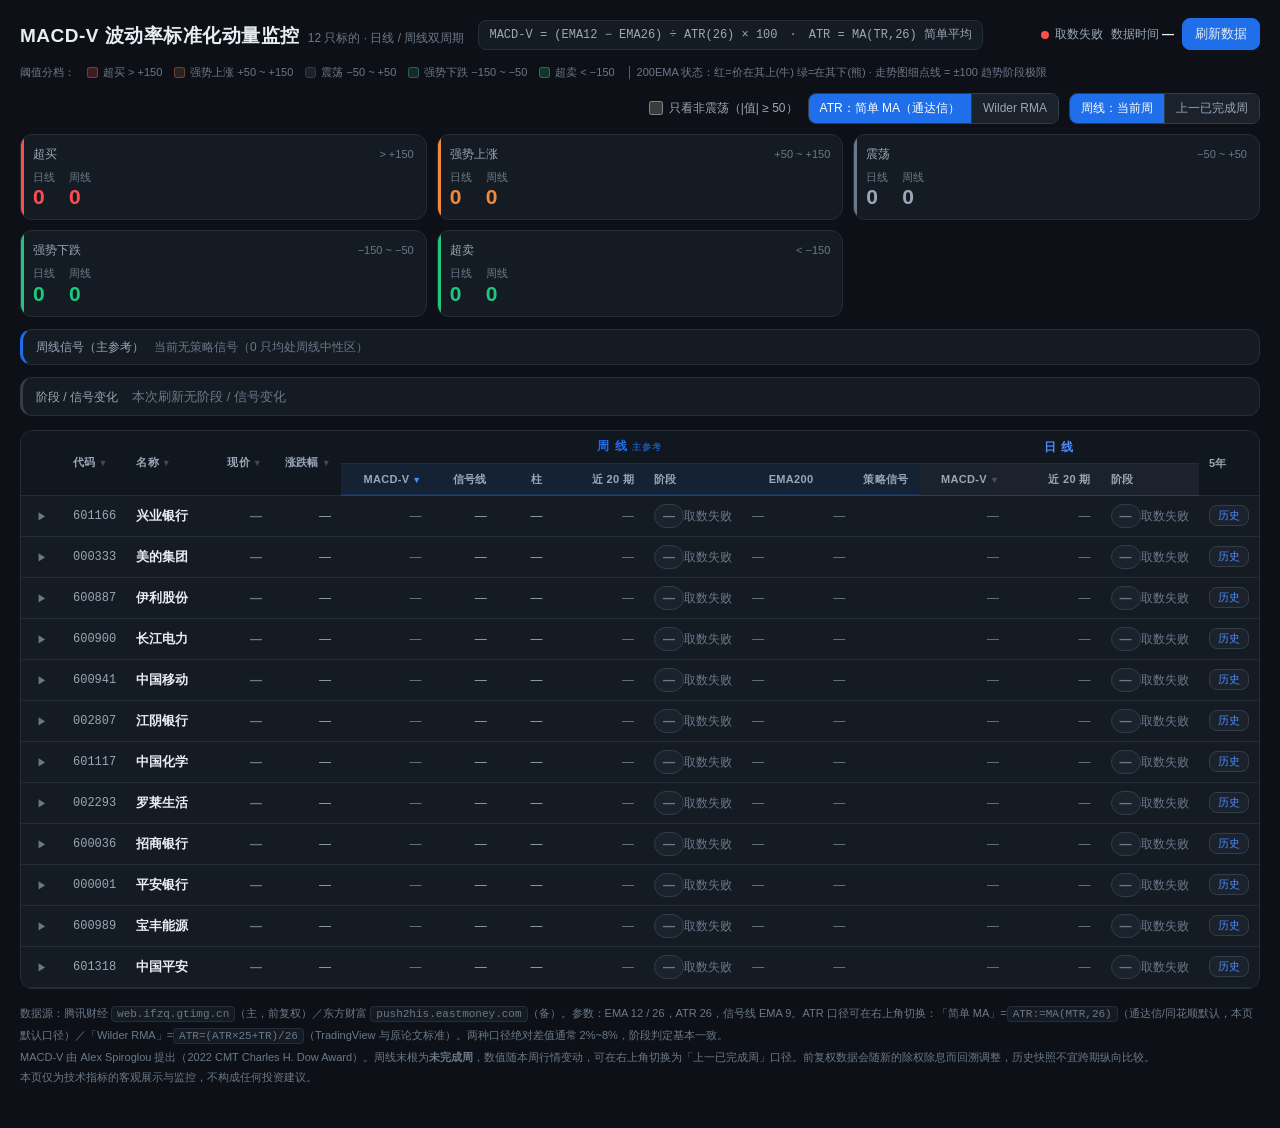
<file: macdv-monitor/index.html>
<!DOCTYPE html>
<html lang="zh-CN" data-page-node-id="AYLDzkpjwwAqKXXR18BdaO">
<head data-page-node-id="2Ho1mGRomSSVSBH53M9LS6">
<meta charset="utf-8" data-page-node-id="5E20Vv3mKvqc8hjLzWbXGl">
<meta name="viewport" content="width=device-width,initial-scale=1" data-page-node-id="cRZvxHDg5TIAtKjLH4U8WG">
<title>MACD-V 波动率标准化动量监控</title>
<link rel="stylesheet" href="../theme.css">
<style>
*{box-sizing:border-box}
html,body{margin:0;padding:0}
body{
  background:var(--bg);color:var(--tx);
  font:14px/1.5 -apple-system,BlinkMacSystemFont,"Segoe UI","PingFang SC","Microsoft YaHei",sans-serif;
  -webkit-font-smoothing:antialiased;
}
.wrap{max-width:var(--maxw-wide);margin:0 auto;padding:18px 20px 40px}

/* ── header ── */
.hd{display:flex;flex-wrap:wrap;align-items:flex-end;gap:14px;margin-bottom:14px}
.hd h1{font-size:19px;margin:0;letter-spacing:.5px}
.hd h1 span{color:var(--tx3);font-size:12px;font-weight:400;margin-left:8px;letter-spacing:0}
.formula{
  font-family:ui-monospace,SFMono-Regular,Menlo,Consolas,monospace;
  font-size:12px;color:var(--tx2);background:var(--panel);
  border:1px solid var(--line);border-radius:var(--radius-sm);padding:5px 10px;
}
.hd .spacer{flex:1}

.ctl{display:flex;align-items:center;gap:8px;flex-wrap:wrap}
.btn{
  background:var(--panel2);color:var(--tx);border:1px solid var(--line2);
  border-radius:var(--radius-sm);padding:6px 12px;font-size:13px;cursor:pointer;
  font-family:inherit;transition:.15s;white-space:nowrap;
}
.btn:hover{background:var(--panel-h);border-color:var(--line2)}
.btn:disabled{opacity:.5;cursor:default}
.btn.pri{background:var(--accent);border-color:var(--accent)}
.btn.pri:hover{background:var(--accent-h)}
select.btn{padding:6px 8px}
.dot{width:8px;height:8px;border-radius:50%;background:var(--tx3);display:inline-block;margin-right:6px;vertical-align:middle}
.dot.ok{background:var(--dn)}.dot.warn{background:var(--warn)}.dot.err{background:var(--up)}
.meta{font-size:12px;color:var(--tx2);white-space:nowrap}
.meta b{color:var(--tx);font-weight:600}
.seg{display:inline-flex;border:1px solid var(--line2);border-radius:var(--radius-sm);overflow:hidden}
.seg button{
  background:var(--panel2);color:var(--tx2);border:0;padding:6px 11px;
  font-size:12px;cursor:pointer;font-family:inherit;border-right:1px solid var(--line2);
}
.seg button:last-child{border-right:0}
.seg button.on{background:var(--accent);color:#fff}
.chk{display:inline-flex;align-items:center;gap:6px;font-size:12px;color:var(--tx2);cursor:pointer;user-select:none}
.chk input{accent-color:var(--accent);width:14px;height:14px;margin:0}

/* ── summary ── */
.cards{display:grid;grid-template-columns:repeat(5,1fr);gap:10px;margin-bottom:12px}
.card{background:var(--panel);border:1px solid var(--line);border-radius:var(--radius);padding:10px 12px;position:relative;overflow:hidden}
.card::before{content:"";position:absolute;left:0;top:0;bottom:0;width:3px;background:var(--tx3)}
.card.c-ob::before{background:var(--up)} .card.c-up::before{background:var(--warn)}
.card.c-mid::before{background:var(--tx3)} .card.c-dn::before{background:var(--dn)}
.card.c-os::before{background:var(--dn)}
.card .lb{font-size:12px;color:var(--tx2);display:flex;justify-content:space-between;align-items:baseline}
.card .lb i{font-style:normal;font-size:11px;color:var(--tx3)}
.card .nums{display:flex;gap:14px;margin-top:6px;align-items:baseline}
.card .nums div{font-size:11px;color:var(--tx3)}
.card .nums b{display:block;font-size:21px;font-weight:700;line-height:1.15;font-variant-numeric:tabular-nums}
.card.c-ob .nums b{color:var(--up)} .card.c-up .nums b{color:var(--warn)}
.card.c-mid .nums b{color:var(--tx2)} .card.c-dn .nums b{color:var(--dn)}
.card.c-os .nums b{color:var(--dn)}

.alerts{
  background:var(--panel);border:1px solid var(--line);border-left:3px solid var(--warn);
  border-radius:var(--radius);padding:9px 13px;margin-bottom:14px;font-size:13px;
  display:flex;flex-wrap:wrap;gap:8px 14px;align-items:center;
}
.alerts.none{border-left-color:var(--line2);color:var(--tx3)}
.alerts .t{color:var(--tx2);font-size:12px}
.alerts .ch{display:inline-flex;align-items:center;gap:5px;background:var(--panel2);border:1px solid var(--line2);border-radius:var(--radius-pill);padding:3px 10px;font-size:12px}
.alerts .ch em{font-style:normal;color:var(--tx3)}
.alerts .ch b{font-weight:600}
.tagd{font-size:10px;color:var(--tx2);background:var(--panel2);border:1px solid var(--line2);border-radius:3px;padding:0 4px;margin-left:4px}

/* ── table ── */
.tbwrap{background:var(--panel);border:1px solid var(--line);border-radius:var(--radius);overflow:auto}
table{border-collapse:separate;border-spacing:0;width:100%;font-variant-numeric:tabular-nums}
th,td{padding:0;text-align:right;white-space:nowrap}
thead th{
  position:sticky;top:0;z-index:2;background:var(--panel2);
  font-size:11px;color:var(--tx2);font-weight:600;letter-spacing:.3px;
  border-bottom:1px solid var(--line2);padding:7px 10px;
}
thead th.grp{text-align:center;color:var(--tx);font-size:12px;letter-spacing:1px}
thead tr:first-child th{background:var(--panel3);border-bottom:1px solid var(--line);height:32px;padding:0 10px;line-height:31px}
thead tr:nth-child(2) th{top:32px}
thead th.grp.day{color:var(--accent-l)} thead th.grp.wk{color:var(--accent)}
thead tr:nth-child(2) th.wkx{background:rgba(31,111,235,.08);box-shadow:inset 0 -1px 0 rgba(31,111,235,.22)}
thead tr:nth-child(2) th.wkx:hover{color:var(--accent-l)}
/* 周线信号速览行 */
.sigrow{display:flex;gap:8px;flex-wrap:wrap;align-items:center;background:var(--panel);border:1px solid var(--line);border-left:3px solid var(--accent);border-radius:var(--radius);padding:8px 13px;margin-bottom:12px;font-size:12px}
.sigrow .t{color:var(--tx2);font-size:12px;margin-right:2px;white-space:nowrap}
.sigrow .cnt{display:inline-flex;align-items:center;gap:5px;background:var(--panel2);border:1px solid var(--line2);border-radius:var(--radius-pill);padding:2px 10px;font-size:12px}
.sigrow .cnt b{font-weight:700;font-variant-numeric:tabular-nums}
.sigrow .cnt.act{border-color:var(--accent);box-shadow:none}
.sigrow .cnt .tick{font-size:10px;color:var(--tx3)}
.sigrow .none-msg{color:var(--tx3);font-size:12px}
th.srt{cursor:pointer;user-select:none}
th.srt:hover{color:var(--tx)}
th.srt .ar{opacity:.35;margin-left:3px;font-size:9px}
th.srt.act .ar{opacity:1;color:var(--accent-l)}
th.l,td.l{text-align:left}
tbody td{border-bottom:1px solid var(--line);padding:8px 10px;font-size:13px}
tbody tr:hover td{background:var(--row-h)}
tbody tr.expanded td{background:var(--row-h)}
tbody tr.det td{background:var(--row-det);border-bottom:1px solid var(--line);padding:0}
tbody tr.det-hidden{display:none}

.c-code{font-family:ui-monospace,Menlo,Consolas,monospace;font-size:12px;color:var(--tx2)}
.c-name{font-weight:600}
.c-price{font-weight:600}
/* 备源（东财）没有实时快照时，价格列显示的是收盘价，必须一眼看得出来 */
.pxclose{color:var(--tx2)}
.pxclose i{font-style:normal;font-size:9px;color:var(--tx3);margin-left:2px;vertical-align:super}
.c-pct{font-size:12px}
.up{color:var(--up)} .dn{color:var(--dn)} .flat{color:var(--tx2)}

.exp{
  cursor:pointer;color:var(--tx3);font-size:10px;padding:0 6px;
  display:inline-block;transition:transform .15s;user-select:none;
}
.exp.open{transform:rotate(90deg);color:var(--accent-l)}

/* MACD-V 数值单元 */
.mv{display:inline-flex;flex-direction:column;align-items:flex-end;min-width:64px;padding:3px 8px;border-radius:var(--radius-sm);border:1px solid transparent}
.mv .v{font-size:16px;font-weight:700;line-height:1.15;letter-spacing:.2px}
.mv .s{font-size:10px;color:var(--tx3);margin-top:1px}
.mv.ob{background:var(--upb);border-color:rgba(255,77,79,.45)}
.mv.os{background:var(--dnb);border-color:rgba(30,199,125,.45)}
.mv.upz{background:var(--upz);border-color:rgba(255,77,79,.22)}
.mv.dnz{background:var(--dnz);border-color:rgba(30,199,125,.22)}
.mv .v.up{color:var(--up)} .mv .v.dn{color:var(--dn)}
.mv.ob .v{text-shadow:0 0 12px rgba(255,77,79,.5)}
.mv.os .v{text-shadow:0 0 12px rgba(30,199,125,.5)}
.sub{font-size:12px;color:var(--tx2)}
.sub.dim{color:var(--tx3)}
.badge{
  display:inline-block;font-size:11px;font-weight:600;padding:2px 8px;border-radius:var(--radius-pill);
  border:1px solid transparent;letter-spacing:.3px;
}
.badge.ob{background:rgba(255,77,79,.18);color:var(--up);border-color:rgba(255,77,79,.5)}
.badge.up{background:rgba(255,138,92,.13);color:var(--warn);border-color:rgba(255,138,92,.32)}
.badge.mid{background:var(--panel2);color:var(--tx3);border-color:var(--line2)}
.badge.dn{background:rgba(79,209,165,.13);color:var(--dn);border-color:rgba(79,209,165,.32)}
.badge.os{background:rgba(30,199,125,.18);color:var(--dn);border-color:rgba(30,199,125,.5)}
.badge.na{background:var(--panel2);color:var(--tx3);border-color:var(--line2)}
.tchip{
  display:inline-block;font-size:11px;font-weight:600;padding:2px 7px;border-radius:var(--radius-sm);
  font-variant-numeric:tabular-nums;border:1px solid transparent;cursor:help;
}
.tchip.up{background:rgba(255,77,79,.16);color:var(--up);border-color:rgba(255,77,79,.4)}
.tchip.dn{background:rgba(30,199,125,.14);color:var(--dn);border-color:rgba(30,199,125,.38)}
.sig{
  display:inline-block;font-size:11px;font-weight:600;padding:2px 8px;border-radius:var(--radius-sm);
  letter-spacing:.2px;border:1px solid transparent;cursor:help;white-space:nowrap;
}
.sig.buy {background:rgba(255,77,79,.16);color:var(--up);border-color:rgba(255,77,79,.42)}
.sig.sell{background:rgba(30,199,125,.14);color:var(--dn);border-color:rgba(30,199,125,.4)}
.sig.warn{background:rgba(240,162,76,.14);color:var(--warn);border-color:rgba(240,162,76,.42)}
.spark{display:block}
.na{color:var(--tx3);font-size:12px}

/* detail */
.dbox{padding:12px 16px 14px 40px;display:flex;gap:26px;flex-wrap:wrap;font-size:12px;color:var(--tx2)}
.dbox .col{min-width:230px}
.dbox h4{margin:0 0 6px;font-size:11px;color:var(--tx3);font-weight:600;letter-spacing:.6px}
.dbox table{width:auto}
.dbox td{font-size:12px;padding:2px 14px 2px 0;color:var(--tx2);border:0;text-align:right}
.dbox td.k{color:var(--tx3);text-align:left;padding-right:10px}
.seq{font-family:ui-monospace,Menlo,Consolas,monospace;font-size:11px;line-height:1.7;color:var(--tx2)}
.seq span{display:inline-block;min-width:104px;color:var(--tx3)}

.ft{margin-top:14px;font-size:11px;color:var(--tx3);line-height:1.9}
.ft code{background:var(--panel);border:1px solid var(--line);border-radius:4px;padding:1px 5px;font-size:11px}
.legend{display:flex;gap:12px;flex-wrap:wrap;align-items:center;margin-bottom:10px;font-size:11px;color:var(--tx3)}
.legend i{font-style:normal;display:inline-flex;align-items:center;gap:5px}
.legend .sw{width:11px;height:11px;border-radius:3px;display:inline-block;border:1px solid transparent}
/* ── 历史弹窗 ── */
.mask{position:fixed;inset:0;background:rgba(3,6,11,.74);display:flex;align-items:flex-start;justify-content:center;padding:22px 16px;z-index:60;overflow:auto;backdrop-filter:blur(2px)}
.mask.hide{display:none}
.mwin{background:var(--panel);border:1px solid var(--line2);border-radius:var(--radius);width:1280px;max-width:100%;box-shadow:0 20px 70px rgba(0,0,0,.55);margin:auto 0}
.mhead{display:flex;align-items:center;gap:12px;padding:12px 16px;border-bottom:1px solid var(--line)}
.mhead h3{margin:0;font-size:15px;letter-spacing:.4px}
.mhead h3 em{font-style:normal;color:var(--tx3);font-size:12px;font-weight:400;margin-left:8px}
.mhead .sub{font-size:12px;color:var(--tx3);margin-left:2px}
.mx{margin-left:auto;background:var(--panel2);color:var(--tx);border:1px solid var(--line2);border-radius:var(--radius-sm);padding:4px 12px;font-size:13px;cursor:pointer;font-family:inherit}
.mx:hover{background:var(--panel-h);border-color:var(--line2)}
.mbody{padding:12px 16px 18px}
.hmini{background:var(--panel2);color:var(--accent-l);border:1px solid var(--line2);border-radius:var(--radius-sm);padding:2px 8px;font-size:11px;cursor:pointer;font-family:inherit;white-space:nowrap}
.hmini:hover{background:var(--panel-h);color:var(--accent-l);border-color:var(--line2)}
.mtab{width:100%;border-collapse:collapse;font-variant-numeric:tabular-nums;font-size:12.5px}
.mtab th,.mtab td{border:0;border-bottom:1px solid var(--line);padding:5px 8px;text-align:right;white-space:nowrap;background:transparent}
.mtab th{color:var(--tx2);font-weight:600;font-size:11.5px;padding:6px 8px;border-bottom:1px solid var(--line2);text-align:right;letter-spacing:.3px}
.mtab td.l,.mtab th.l{text-align:left}
.mtab tr.grp td{background:var(--panel3);color:var(--tx3);font-size:11px;letter-spacing:.8px;text-align:left;padding:5px 8px;border-bottom:1px solid var(--line)}
.mtab tr:hover td{background:var(--row-h)}
.hnote{font-size:12px;color:var(--tx2);background:var(--panel2);border:1px solid var(--line);border-radius:var(--radius);padding:9px 12px;margin:12px 0 4px;line-height:1.9}
.hnote b{color:var(--tx)}
.hnote code{background:var(--panel2);border:1px solid var(--line2);border-radius:4px;padding:0 5px;font-size:11px;font-family:ui-monospace,Menlo,Consolas,monospace}
.mrow-note{font-size:11.5px;color:var(--tx3);margin-top:6px;line-height:1.8}
/* 信号级别高亮单元格 */
td.hl1{color:var(--dn);font-weight:700}
td.hl2{color:var(--warn);font-weight:700}
td.hl3{color:var(--up);font-weight:700}
/* 单股历史图 */
.phd{display:flex;align-items:baseline;gap:10px;flex-wrap:wrap;margin:2px 2px 8px;font-size:12.5px;color:var(--tx2)}
.phd b{color:var(--tx);font-size:13.5px;letter-spacing:.3px}
.phd .tag{font-size:10px;color:var(--tx3);background:var(--panel2);border:1px solid var(--line2);border-radius:3px;padding:1px 6px;white-space:nowrap}
.phd .src{margin-left:auto;font-size:11px;color:var(--tx3);white-space:nowrap}
.phd .src b{color:var(--tx2);font-size:11px;font-weight:600}
.histbox{background:var(--bg2);border:1px solid var(--line);border-radius:var(--radius);padding:8px 10px 2px;margin-top:6px;overflow-x:auto}
.histbox svg{display:block}
.histcap{display:flex;gap:14px;flex-wrap:wrap;font-size:11px;color:var(--tx3);padding:6px 2px 2px}
.histcap i{font-style:normal;display:inline-flex;align-items:center;gap:5px}
@media(max-width:1500px){.cards{grid-template-columns:repeat(3,1fr)}}
@media(max-width:820px){.cards{grid-template-columns:repeat(2,1fr)}}
</style>
</head>
<body data-page-node-id="hk04TJDAPXxCfbVZAHErIS">
<div class="wrap" data-page-node-id="wDGANli2erUsdd7DU7BtBV">

  <div class="hd" data-page-node-id="YC37sL4u7x0jgKJPTZcnIN">
    <h1 data-page-node-id="vjm5qDVo4lCPlj9pGqKgZm">MACD-V 波动率标准化动量监控<span data-page-node-id="XqNnEdG50EQbB51PEEqLrZ">12 只标的 · 日线 / 周线双周期</span></h1>
    <div class="formula" id="formula" data-page-node-id="NbkYQFD2gZpSrvEwrQmJud">MACD-V = (EMA12 − EMA26) ÷ ATR(26) × 100　·　ATR = MA(TR,26) 简单平均</div>
    <div class="spacer" data-page-node-id="pNfVvWBjBz57WEXF4nBLZb"></div>
    <div class="ctl" data-page-node-id="EWrQ6d8EvBVON80fcZLARN">
      <div class="meta" data-page-node-id="x7k3iGYi3icEikrcQSNndB"><span class="dot" id="dot" data-page-node-id="zDweDeyMojh3pN2QChD9hh"></span><span id="status" data-page-node-id="uRJpqlbb0UDSqGUf3hp5hx">初始化…</span></div>
      <div class="meta" data-page-node-id="BNOInjqotH8ePxUG9mUDBS">数据时间 <b id="asof" data-page-node-id="hYPpn5Y1CAA3B7zxAww9rr">—</b></div>
      <button class="btn pri" id="refresh">刷新数据</button>
    </div>
  </div>

  <div class="legend" data-page-node-id="RQgZXDazvol3doORFSEQG1">
    <span data-page-node-id="V1gyVSSCg9CNCfMiD64vdg">阈值分档：</span>
    <i data-page-node-id="eGgiN0RyIkP58G9gb7lGlx"><span class="sw" style="background:rgba(255,77,79,.20);border-color:rgba(255,77,79,.45)" data-page-node-id="8d8hmZBVYvYQAgkEIcIZmQ"></span>超买 &gt; +150</i>
    <i data-page-node-id="OqBcrTCMgKMrfUCsFR4ZXs"><span class="sw" style="background:rgba(255,138,92,.13);border-color:rgba(255,138,92,.32)" data-page-node-id="1gJOiDTgnfaQAzq8fnEjFJ"></span>强势上涨 +50 ~ +150</i>
    <i data-page-node-id="Rp3Ogih5UEGjT56LyHnGMs"><span class="sw" style="background:var(--panel2);border-color:var(--line2)" data-page-node-id="16KAksZgBPUvTBKdCRssdI"></span>震荡 −50 ~ +50</i>
    <i data-page-node-id="AAIOBgqRCqEErwBXNuOSdV"><span class="sw" style="background:rgba(79,209,165,.13);border-color:rgba(79,209,165,.32)" data-page-node-id="CNVwWoKGBTJvL6SkfL6429"></span>强势下跌 −150 ~ −50</i>
    <i data-page-node-id="G0YSDcvqdB1VYhbtFIHPzj"><span class="sw" style="background:rgba(30,199,125,.20);border-color:rgba(30,199,125,.45)" data-page-node-id="2EmLtTeu3aiPvAVIcmfm14"></span>超卖 &lt; −150</i>
    <span style="color:var(--tx3)">│ 200EMA 状态：红=价在其上(牛) 绿=在其下(熊) · 走势图细点线 = ±100 趋势阶段极限</span>
    <span style="margin-left:auto;display:inline-flex;gap:10px;align-items:center" data-page-node-id="AcxWS1DgC6Uvbd9wYQsN5E">
      <span class="chk" data-page-node-id="Pl07NQB8c1sliz2wcK0JjI"><input type="checkbox" id="onlyalert" data-page-node-id="Ss7TTgAeWLDWmcteY4aVYC">只看非震荡（|值| ≥ 50）</span>
      <span class="seg" id="atrseg">
        <button data-a="ma" class="on">ATR：简单 MA（通达信）</button>
        <button data-a="wilder">Wilder RMA</button>
      </span>
      <span class="seg" id="wkseg" data-page-node-id="Ojkdy0Y1SHHIpiT5hFowO5">
        <button data-w="cur" class="on" data-page-node-id="SgQtJZceGFF5Mp2s1t0djg">周线：当前周</button>
        <button data-w="done" data-page-node-id="s1t9JtkJeNkofrIvneC15Y">上一已完成周</button>
      </span>
    </span>
  </div>

  <div class="cards" id="cards"></div>
  <div class="sigrow" id="sigrow"></div>
  <div class="alerts none" id="alerts"><span class="t">阶段 / 信号变化</span><span id="alertBody">—</span></div>

  <div class="tbwrap" data-page-node-id="mYGFEcxahKqOQwb6odZYxZ">
    <table data-page-node-id="CqzYa5JH4AWyIVGfB5AyJf">
      <thead>
        <tr>
          <th class="l" rowspan="2" style="width:26px"></th>
          <th class="l srt" data-k="code" rowspan="2" style="width:62px">代码<span class="ar">▼</span></th>
          <th class="l srt" data-k="name" rowspan="2" style="width:88px">名称<span class="ar">▼</span></th>
          <th class="srt" data-k="price" rowspan="2" style="width:66px">现价<span class="ar">▼</span></th>
          <th class="srt" data-k="pct" rowspan="2" style="width:70px">涨跌幅<span class="ar">▼</span></th>
          <th class="grp wk" colspan="7">周 线 <em style="font-style:normal;font-size:9px;opacity:.7">主参考</em></th>
          <th class="grp day" colspan="3">日 线</th>
          <th class="l" rowspan="2" style="width:56px">5年</th>
        </tr>
        <tr>
          <th class="srt wkx" data-k="week" style="width:96px">MACD-V<span class="ar">▼</span></th>
          <th class="wkx" style="width:70px">信号线</th>
          <th class="wkx" style="width:66px">柱</th>
          <th class="wkx" style="width:104px">近 20 期</th>
          <th class="l wkx" style="width:92px">阶段</th>
          <th class="wkx" style="width:88px">EMA200</th>
          <th class="wkx" style="width:108px">策略信号</th>
          <th class="srt" data-k="day" style="width:96px">MACD-V<span class="ar">▼</span></th>
          <th style="width:104px">近 20 期</th>
          <th class="l" style="width:92px">阶段</th>
        </tr>
      </thead>
      <tbody id="tb" data-page-node-id="FKgnsHrjpj28r4CxToeDsJ"></tbody>
    </table>
  </div>

  <div class="ft" data-page-node-id="xk8XguvNFmSDGyBdHzbqoA">
    <div data-page-node-id="LBLV5nlQnuIOJKj6gl6wTK">数据源：腾讯财经 <code data-page-node-id="LTFAY90ZmQCrTkp8Rch4W8">web.ifzq.gtimg.cn</code>（主，前复权）／东方财富 <code data-page-node-id="E6LpTOIFFfC5PnVlPrd2Gl">push2his.eastmoney.com</code>（备）。参数：EMA 12 / 26，ATR 26，信号线 EMA 9。ATR 口径可在右上角切换：「简单 MA」=<code>ATR:=MA(MTR,26)</code>（通达信/同花顺默认，本页默认口径）／「Wilder RMA」=<code>ATR=(ATR×25+TR)/26</code>（TradingView 与原论文标准）。两种口径绝对差值通常 2%~8%，阶段判定基本一致。</div>
    <div data-page-node-id="MV5qKem1OjyOI4SF2oq2HB">MACD-V 由 Alex Spiroglou 提出（2022 CMT Charles H. Dow Award）。周线末根为<b data-page-node-id="A94QG7KbcRv4z8js1w7JPU">未完成周</b>，数值随本周行情变动，可在右上角切换为「上一已完成周」口径。前复权数据会随新的除权除息而回溯调整，历史快照不宜跨期纵向比较。</div>
    <div data-page-node-id="VVEc6ySyPSMnLwrYiAPp49">本页仅为技术指标的客观展示与监控，不构成任何投资建议。</div>
  </div>
</div>

<!-- 历史弹窗容器 -->
<div class="mask hide" id="mask"><div class="mwin" id="mwin"></div></div>

<script>
/* 主题取色：从 theme.css 的 :root 读变量，保证与全站配色一致 */
const QC=(n)=>getComputedStyle(document.documentElement).getPropertyValue('--'+n).trim();

/* ═══════════════ 标的表 ═══════════════ */
const STOCKS = [
  {code:'601166', name:'兴业银行'},
  {code:'000333', name:'美的集团'},
  {code:'600887', name:'伊利股份'},
  {code:'600900', name:'长江电力'},
  {code:'600941', name:'中国移动'},
  {code:'002807', name:'江阴银行'},
  {code:'601117', name:'中国化学'},
  {code:'002293', name:'罗莱生活'},
  {code:'600036', name:'招商银行'},
  {code:'000001', name:'平安银行'},
  {code:'600989', name:'宝丰能源'},
  {code:'601318', name:'中国平安'},
];
const N_FAST=12, N_SLOW=26, N_ATR=26, N_SIG=9, MIN_BARS=50;
const LMT_DAY=320, LMT_WEEK=400;   // 周线取 400 根(~7.7年)：前 140 根供 EMA26/EMA200 预热，展示窗口=尾部 260 周(近5年)

/* ═══════════════ 计算内核 ═══════════════ */
function ema(arr,n){
  if(!arr.length) return [];
  const k=2/(n+1); const out=new Array(arr.length);
  let e=arr[0]; out[0]=e;
  for(let i=1;i<arr.length;i++){ e=arr[i]*k+e*(1-k); out[i]=e; }
  return out;
}
/** 长周期 EMA（如 EMA200）：以前 n 根 SMA 作种子，避免 close[0] 作种子时预热不足 */
function emaSmaSeed(arr,n){
  const L=arr.length; if(!L) return [];
  const out=new Array(L).fill(null);
  const seedN=Math.min(n,L);
  let s=0; for(let i=0;i<seedN;i++) s+=arr[i];
  let e=s/seedN;
  if(seedN<n){ out[L-1]=e; return out; }        // 样本不足 n：退化为全样本均值
  out[n-1]=e;
  const k=2/(n+1);
  for(let i=n;i<L;i++){ e=arr[i]*k+e*(1-k); out[i]=e; }
  return out;
}
/** Wilder ATR：out[j] 对应 K 线下标 n+j */
function atrWilder(bars,n){
  const tr=[];
  for(let i=1;i<bars.length;i++){
    const h=bars[i].h, l=bars[i].l, pc=bars[i-1].c;
    tr.push(Math.max(h-l, Math.abs(h-pc), Math.abs(l-pc)));
  }
  if(tr.length<n) return null;
  let a=0; for(let i=0;i<n;i++) a+=tr[i]; a/=n;
  const out=[a];
  for(let i=n;i<tr.length;i++){ a=(a*(n-1)+tr[i])/n; out.push(a); }
  return out;
}
/** 通达信口径 ATR：ATR = MA(MTR, N) 简单平均；out[j] 对应 K 线下标 n+j */
function atrMA(bars,n){
  const tr=[];
  for(let i=1;i<bars.length;i++){
    const h=bars[i].h, l=bars[i].l, pc=bars[i-1].c;
    tr.push(Math.max(h-l, Math.abs(h-pc), Math.abs(l-pc)));
  }
  if(tr.length<n) return null;
  const out=[]; let s=0;
  for(let i=0;i<tr.length;i++){
    s+=tr[i];
    if(i>=n) s-=tr[i-n];
    if(i>=n-1) out.push(s/n);
  }
  return out;
}
/** 返回 {bars, mv[], sig[], hist[], startBar} —— mv[j] 对应 K 线下标 startBar+j */
function macdv(bars,mode){
  const N=bars.length;
  if(N<MIN_BARS) return null;
  const close=bars.map(b=>b.c);
  const e12=ema(close,N_FAST), e26=ema(close,N_SLOW);
  const atr=(mode==='wilder'?atrWilder:atrMA)(bars,N_ATR);
  if(!atr) return null;
  /* ATR 为 0 只可能出现在「26 日窗口内全程零波动」（长期停牌 / 连续一字板）。
     旧实现在循环里 `if(!(a>0)) return null`：一个零点就把 1800+ 根有效序列整条作废，
     该标的直接从表里消失，而且没有任何提示。这里改为：
       · 开头的零点把序列起点后移跳过；
       · 中途的零点沿用最近一个有效 ATR，只让该点退化，不牵连其余部分（并计数上报）。 */
  let start=N_ATR;                         // ATR 首个有效值所在 K 线下标
  while(start<N && !(atr[start-N_ATR]>0)) start++;
  if(start>=N) return null;                // 整条都是零波动 → 确实没法算
  const mv=new Array(N-start), dates=new Array(N-start);
  let a0=null, zeroPts=0;
  for(let j=0;j<mv.length;j++){
    const i=start+j, a=atr[i-start];
    dates[j]=bars[i].d;
    if(a>0) a0=a; else zeroPts++;
    mv[j]=(e12[i]-e26[i])/a0*100;
  }
  const sig=ema(mv,N_SIG);
  const hist=mv.map((v,j)=>v-sig[j]);
  const e200=emaSmaSeed(close,200);
  return {bars,mv,sig,hist,dates,start,e12,e26,atr,e200,mode:mode||'ma',zeroPts};
}
/** 取指定 K 线下标处的完整读数 */
function at(series, barIdx){
  if(!series) return null;                 // 必须先判空：原先上来就解引用 series.start
  const j=barIdx-series.start;
  if(j<0 || j>=series.mv.length) return null;
  const ema200=series.e200[barIdx];
  const close=series.bars[barIdx].c;
  return {
    mv:series.mv[j], sig:series.sig[j], hist:series.hist[j],
    date:series.dates[j], close,
    ema12:series.e12[barIdx], ema26:series.e26[barIdx], atr:series.atr[barIdx-N_ATR],
    ema200: ema200==null?null:ema200,
    ema200Dist: ema200==null||!(ema200>0)?null:(close/ema200-1)*100
  };
}
function stageOf(v){
  if(v==null||!isFinite(v)) return {k:'na',t:'—'};
  if(v>150)  return {k:'ob', t:'超买'};
  if(v>50)   return {k:'up', t:'强势上涨'};
  if(v>=-50) return {k:'mid',t:'震荡'};
  if(v>=-150)return {k:'dn', t:'强势下跌'};
  return {k:'os', t:'超卖'};
}
/* 用法1·趋势过滤区间规则信号：EMA200 定牛熊 + MACD-V 区间（论文 4.4.2） */
const SIG_LABEL={none:'无信号',buy:'低吸候选',sell:'反弹减仓',ob:'超买·勿追',os:'超卖·勿杀',deep:'破位警示',over:'反弹过强'};
const SIG_CLS={buy:'buy',sell:'sell',ob:'warn',os:'warn',deep:'warn',over:'warn'};
function sigOf(r){
  if(!r || r.mv==null || !isFinite(r.mv)) return null;
  const v=r.mv;
  if(r.ema200Dist==null){                       // 无 200EMA（样本不足）→ 只报极端风险
    if(v>150)  return {key:'ob',   label:SIG_LABEL.ob};
    if(v<-150) return {key:'os',   label:SIG_LABEL.os};
    return null;
  }
  if(r.ema200Dist>=0){                          // 牛市（价>EMA200）
    if(v>150)        return {key:'ob',  label:SIG_LABEL.ob};     // 过热，勿追
    if(v<-100)       return {key:'deep',label:SIG_LABEL.deep};   // 深度回撤，破-100警示
    if(v>=-100&&v<-50) return {key:'buy', label:SIG_LABEL.buy};  // 回撤低吸候选区
    return null;
  }
  // 熊市（价<EMA200）
  if(v<-150)         return {key:'os',  label:SIG_LABEL.os};     // 衰竭，勿杀
  if(v>100)          return {key:'over',label:SIG_LABEL.over};   // 反弹过强警示
  if(v<=100&&v>50)   return {key:'sell',label:SIG_LABEL.sell};   // 反弹减仓候选区
  return null;
}
function sigCell(r){
  const g=sigOf(r);
  if(!g) return '<span class="na">—</span>';
  return `<span class="sig ${SIG_CLS[g.key]}" title="${g.label}（论文 4.4.2 区间规则提示，非买卖建议）">${g.label}</span>`;
}
function bandOf(v){ return v==null?null:stageOf(v).k; }

/* ═══════════════ 取数（JSONP） ═══════════════ */
let seq=0;
/* 代码 → 交易所前缀。
   坑：兜底不能是 'sh'。深市 ETF/LOF/封基（159xxx / 16xxxx / 18xxxx）不匹配 ^(0|3)，
   会一路落到兜底 sh，而腾讯对**错市场**的代码会返回不带前复权的 `day` 而不是 `qfqday`
   → K 线静默不复权、信号全错却毫无报错。当前 12 只标的都是 6xx/0xx 所以没踩到，
   但只要往标的池里加一只深市 ETF 就会中招。 */
function mkt(code){
  const c=String(code||'');
  if(/^(8|4)/.test(c))   return 'bj';
  if(/^6/.test(c))       return 'sh';
  if(/^(0|3)/.test(c))   return 'sz';
  if(/^1[5-8]/.test(c))  return 'sz';   // 159/16x/18x：深市 ETF、LOF、封闭式基金
  return 'sh';
}
function jsonpVar(url,varName,timeout=11000){
  return new Promise((res,rej)=>{
    const s=document.createElement('script');
    let done=false;
    const clean=()=>{ clearTimeout(t); s.onload=s.onerror=null; if(s.parentNode) s.remove(); };
    const t=setTimeout(()=>{ if(done)return; done=true; clean(); try{delete window[varName]}catch(e){} rej(new Error('timeout')); },timeout);
    s.onload=()=>{ if(done)return; done=true; clean();
      const v=window[varName]; try{delete window[varName]}catch(e){}
      (v&&v.data)?res(v):rej(new Error('empty'));
    };
    s.onerror=()=>{ if(done)return; done=true; clean(); try{delete window[varName]}catch(e){} rej(new Error('neterr')); };
    s.src=url; document.head.appendChild(s);
  });
}
function jsonpCb(url,cbName,timeout=11000){
  return new Promise((res,rej)=>{
    const s=document.createElement('script');
    let done=false;
    const clean=()=>{ clearTimeout(t); s.onload=s.onerror=null; if(s.parentNode) s.remove(); try{delete window[cbName]}catch(e){} };
    const t=setTimeout(()=>{ if(done)return; done=true; clean(); rej(new Error('timeout')); },timeout);
    window[cbName]=j=>{ if(done)return; done=true; clean(); (j&&j.data)?res(j):rej(new Error('empty')); };
    s.onerror=()=>{ if(done)return; done=true; clean(); rej(new Error('neterr')); };
    s.src=url; document.head.appendChild(s);
  });
}
/** 腾讯 */
async function fromTx(code,period){
  const sym=mkt(code)+code, id='__mv'+(++seq)+'_'+period;
  const url='https://web.ifzq.gtimg.cn/appstock/app/fqkline/get?param='+sym+','+period+',,,'+
            (period==='day'?LMT_DAY:LMT_WEEK)+',qfq&_var='+id;
  const j=await jsonpVar(url,id);
  const d=j.data[sym]; if(!d) throw new Error('nodata');
  const arr=d['qfq'+period]||d[period]; if(!arr||!arr.length) throw new Error('nokline');
  const bars=arr.map(r=>({d:r[0],o:+r[1],c:+r[2],h:+r[3],l:+r[4]}));
  /* 腾讯 qt 是**按位取值**的数组，字段一增删位次就漂。取值前先验形：
     现价必须为正数，时间必须是 14 位 YYYYMMDDHHMMSS；任一项不成立就整条弃用 ——
     宁可不显示实时价（由下面的「用最后一根 K 线收盘价兜底 + 标注」接手），
     也不要把别的字段当成价格或时间显示出来。 */
  let quote=null;
  if(d.qt&&d.qt[sym]){
    const q=d.qt[sym], px=+q[3], t=String(q[30]==null?'':q[30]);
    if(px>0){
      quote={
        price:px,
        chg : isFinite(+q[31]) ? +q[31] : null,
        pct : isFinite(+q[32]) ? +q[32] : null,
        time: /^\d{14}$/.test(t) ? t : (bars.length ? bars[bars.length-1].d : null)
      };
    }
  }
  return {bars,quote};
}
/** 东财（备源，函数式回调） */
async function fromEm(code,period){
  const id='emcb'+(++seq)+'_'+period;
  const url='https://push2his.eastmoney.com/api/qt/stock/kline/get?secid='+(mkt(code)==='sh'?'1.':'0.')+code+
            '&ut=fa5fd1943c7b386f172d6893dbfba10b&fields1=f1,f2,f3&fields2=f51,f52,f53,f54,f55,f56'+
            '&klt='+(period==='day'?101:102)+'&fqt=1&end=20500101&lmt='+(period==='day'?LMT_DAY:LMT_WEEK)+'&cb='+id;
  const j=await jsonpCb(url,id);
  const ks=j.data.klines; if(!ks||!ks.length) throw new Error('nokline');
  const bars=ks.map(s=>{const p=s.split(',');return {d:p[0],o:+p[1],c:+p[2],h:+p[3],l:+p[4]};});
  return {bars,quote:null};
}
async function loadKline(code,period){
  try{ const r=await fromTx(code,period); r.src='tx'; return r; }
  catch(e1){
    try{ const r=await fromEm(code,period); r.src='em'; return r; }
    catch(e2){ return {error:e1.message+'/'+e2.message}; }
  }
}
async function pool(items,limit,worker){
  const out=new Array(items.length); let i=0;
  const runners=Array.from({length:Math.min(limit,items.length)},async()=>{
    while(i<items.length){ const k=i++; out[k]=await worker(items[k],k); }
  });
  await Promise.all(runners); return out;
}

/* ═══════════════ 状态 ═══════════════ */
const store={};                 // code -> {code,name,price,pct,time,day,week,errDay,errWeek,src}
let weekMode='cur';             // cur | done
let atrMode='ma';               // ma(通达信 MA(TR,26)) | wilder(Wilder RMA)
let sortKey='week', sortDir=-1;      // 周线为主参考：默认按周线 MACD-V 排序
let loading=false;
const expanded=new Set();

/* 数据时间戳：14 位 YYYYMMDDHHMMSS → 显示到分钟；8 位 YYYYMMDD → 只显示日期
   （备源没有实时快照时，时间只能落到最后一根 K 线上）。其余形态原样显示，不硬切。 */
function fmtStamp(t){
  const s=String(t||'');
  if(/^\d{14}$/.test(s)) return s.slice(0,4)+'-'+s.slice(4,6)+'-'+s.slice(6,8)+' '+s.slice(8,10)+':'+s.slice(10,12);
  if(/^\d{8}$/.test(s))  return s.slice(0,4)+'-'+s.slice(4,6)+'-'+s.slice(6,8);
  return s||'—';
}

function setStatus(kind,txt){
  const d=document.getElementById('dot');
  d.className='dot'+(kind?' '+kind:'');
  document.getElementById('status').textContent=txt;
}

async function loadAll(){
  if(loading) return;
  loading=true;
  document.getElementById('refresh').disabled=true;
  setStatus('warn','正在取数…');
  const jobs=[];
  STOCKS.forEach(s=>{ jobs.push({s,p:'day'}); jobs.push({s,p:'week'}); });
  let ok=0, fail=0, srcTx=0, srcEm=0;

  await pool(jobs,4,async job=>{
    const {s,p}=job;
    const rec=store[s.code]||(store[s.code]={code:s.code,name:s.name});
    const r=await loadKline(s.code,p);
    if(r.error){ rec['err_'+p]=r.error; rec[p]=null; fail++; return; }
    if(r.src==='tx') srcTx++; else srcEm++;
    ok++;
    rec[p]=macdv(r.bars,atrMode);
    rec['bars_'+p]=r.bars;
    if(r.quote){
      rec.price=r.quote.price; rec.chg=r.quote.chg; rec.pct=r.quote.pct; rec.time=r.quote.time;
      rec.priceFromBar=false;
    }
    if(!rec.price&&r.bars.length){
      /* 兜底：没有实时快照（东财备源）就用最后一根 K 线的前复权收盘价。
         它不等于「现价」—— 盘中不会动，且遇除权日会被前复权基准带偏。
         所以必须打标记，让表格显式说明这是收盘价，别让用户误当实时价看。 */
      const b=r.bars, c=b[b.length-1].c, pc=b[b.length-2]?b[b.length-2].c:c;
      rec.price=c; rec.pct=pc?(c-pc)/pc*100:0; rec.chg=c-pc; rec.priceFromBar=true;
      if(!rec.time) rec.time=b[b.length-1].d;    // 至少把「数据时间」落到最后一根 K 线
    }
  });

  loading=false;
  document.getElementById('refresh').disabled=false;
  if(fail===0){ setStatus('ok','正常 · '+srcTx+' 腾讯 / '+srcEm+' 东财'); }
  else if(ok>0){ setStatus('warn','部分失败（'+fail+' 项）'); }
  else { setStatus('err','取数失败'); }
  // 数据时间
  let t='';
  for(const c in store){ if(store[c].time&&store[c].time>t) t=store[c].time; }
  document.getElementById('asof').textContent = fmtStamp(t);
  render();
}

/* ═══════════════ 渲染 ═══════════════ */
const fmt=(v,d=2)=>v==null||!isFinite(v)?'—':(v>=0?'+':'')+v.toFixed(d);
const cls=v=>v>0?'up':(v<0?'dn':'flat');

function sparkline(series,barIdx){
  if(!series) return '<span class="na">—</span>';
  const j=barIdx-series.start;
  if(j<1) return '<span class="na">—</span>';
  const from=Math.max(0,j-19), vals=series.mv.slice(from,j+1);
  if(vals.length<2) return '<span class="na">—</span>';
  const W=92,H=26,mid=H/2;
  let mx=160; for(const v of vals) mx=Math.max(mx,Math.abs(v)*1.12);
  const X=i=>i*(W-4)/((vals.length-1)||1)+2;
  const Y=v=>mid-(v/mx)*(mid-3);
  const pts=vals.map((v,i)=>X(i).toFixed(1)+','+Y(v).toFixed(1)).join(' ');
  const last=vals[vals.length-1], st=stageOf(last);
  const col = last>0?QC('up'):QC('dn');
  const ref=v=>{
    if(Math.abs(v)>mx) return '';
    return `<line x1="0" y1="${Y(v).toFixed(1)}" x2="${W}" y2="${Y(v).toFixed(1)}" stroke="${v>0?QC('up'):QC('dn')}" stroke-opacity=".28" stroke-width="1" stroke-dasharray="2 3"/>`;
  };
  const ref100=v=>{
    if(Math.abs(v)>mx) return '';
    return `<line x1="0" y1="${Y(v).toFixed(1)}" x2="${W}" y2="${Y(v).toFixed(1)}" stroke="${v>0?QC('warn'):QC('dn')}" stroke-opacity=".30" stroke-width="1" stroke-dasharray="1 2"/>`;
  };
  return `<svg class="spark" width="${W}" height="${H}" viewBox="0 0 ${W} ${H}">
    ${ref(150)}${ref(-150)}
    ${ref100(100)}${ref100(-100)}
    ${ref(50)}${ref(-50)}
    <line x1="0" y1="${mid}" x2="${W}" y2="${mid}" stroke="${QC('line2')}" stroke-width="1"/>
    <polyline points="${pts}" fill="none" stroke="${col}" stroke-width="1.4" stroke-linejoin="round"/>
    <circle cx="${X(vals.length-1).toFixed(1)}" cy="${Y(last).toFixed(1)}" r="2" fill="${col}"/>
  </svg>`;
}

/** 目标 K 线下标：日线=末根；周线按口径 */
function targetIdx(rec,period){
  const s=rec[period]; if(!s) return -1;
  const last=s.bars.length-1;
  if(period==='week'&&weekMode==='done'){
    // 若末根仍是未完成周，则退一根
    return (last>0 && isUnfinishedWeek(s.bars[last].d)) ? last-1 : last;
  }
  return last;
}
function isUnfinishedWeek(dstr){
  const d=new Date(dstr+'T00:00:00'); if(isNaN(d)) return false;
  const wd=(d.getDay()+6)%7;                 // 周一=0
  const end=new Date(d); end.setDate(d.getDate()+(6-wd)); end.setHours(23,59,59,999);
  return Date.now()<=end.getTime();
}

function mvCell(r){
  if(!r) return '<span class="na">—</span>';
  const st=stageOf(r.mv);
  const band = st.k==='ob'?'ob':st.k==='os'?'os':st.k==='up'?'upz':st.k==='dn'?'dnz':'';
  return `<span class="mv ${band}"><span class="v ${cls(r.mv)}">${fmt(r.mv)}</span><span class="s">${r.date}</span></span>`;
}
function stageCell(r){
  if(!r) return '<span class="badge na">—</span>';
  const st=stageOf(r.mv);
  return `<span class="badge ${st.k}">${st.t}</span>`;
}
/** 200EMA 趋势状态：价在 EMA200 上方=牛市(红 上 x.x%)，下方=熊市(绿 下 x.x%) */
function trendCell(r){
  if(!r || r.ema200==null || r.ema200Dist==null) return '<span class="na">—</span>';
  const pos=r.ema200Dist>=0, d=Math.abs(r.ema200Dist);
  return `<span class="tchip ${pos?'up':'dn'}" title="收盘 ${r.close.toFixed(2)} vs EMA200 ${r.ema200.toFixed(3)}">${pos?'上':'下'} ${d.toFixed(1)}%</span>`;
}

function rowData(){
  return STOCKS.map(s=>{
    const rec=store[s.code]||{code:s.code,name:s.name};
    const di=targetIdx(rec,'day'),  wi=targetIdx(rec,'week');
    const d=di>=0?at(rec.day,di):null, w=wi>=0?at(rec.week,wi):null;
    return {rec, d, w, di, wi};
  });
}

function render(){
  const rows=rowData();

  /* ── 汇总卡 ── */
  const order=[['ob','超买','&gt; +150'],['up','强势上涨','+50 ~ +150'],['mid','震荡','−50 ~ +50'],
               ['dn','强势下跌','−150 ~ −50'],['os','超卖','&lt; −150']];
  const cnt={}; order.forEach(o=>cnt[o[0]]={day:0,week:0});
  rows.forEach(r=>{ if(r.d) cnt[stageOf(r.d.mv).k].day++; if(r.w) cnt[stageOf(r.w.mv).k].week++; });
  document.getElementById('cards').innerHTML=order.map(o=>`
    <div class="card c-${o[0]}">
      <div class="lb"><span>${o[1]}</span><i>${o[2]}</i></div>
      <div class="nums">
        <div>日线<b>${cnt[o[0]].day}</b></div>
        <div>周线<b>${cnt[o[0]].week}</b></div>
      </div>
    </div>`).join('');

  /* ── 周线信号速览（主参考） ── */
  const SIG_ROW=[['buy','低吸候选',QC('up')],['sell','反弹减仓',QC('dn')],['deep','破位警示',QC('warn')],
                 ['over','反弹过强',QC('warn')],['ob','超买·勿追',QC('warn')],['os','超卖·勿杀',QC('warn')]];
  const wc={}; SIG_ROW.forEach(s=>wc[s[0]]=0); let wNone=0;
  rows.forEach(r=>{ const g=r.w?sigOf(r.w):null; if(g) wc[g.key]=(wc[g.key]||0)+1; else if(r.w) wNone++; });
  const wActive=SIG_ROW.reduce((a,s)=>a+wc[s[0]],0);
  const wValid=rows.filter(r=>r.w).length;
  document.getElementById('sigrow').innerHTML =
    `<span class="t">周线信号（主参考）</span>`+
    SIG_ROW.filter(s=>wc[s[0]]>0).map(s=>`<span class="cnt act" title="${s[1]}：周线 MACD-V 处于对应操作区间"><b style="color:${s[2]}">${wc[s[0]]}</b>${s[1]}</span>`).join('')+
    (wActive?`<span class="cnt"><b style="color:var(--tx3)">${wNone}</b><span class="tick">中性区</span></span>`
            :`<span class="none-msg">当前无策略信号（${wValid} 只均处周线中性区）</span>`);

  /* ── 阶段 / 信号变化 ── */
  const {st,sg}=collectChanges(rows);
  const el=document.getElementById('alerts');
  if(st.length||sg.length){
    el.className='alerts';
    const items=[
      ...st.map(c=>`<span class="ch"><b>${c.name}</b><em>${c.p==='day'?'日线':'周线'}·阶段</em><span class="badge ${c.fromK}">${c.from}</span> → <span class="badge ${c.toK}">${c.to}</span></span>`),
      ...sg.map(c=>`<span class="ch"><b>${c.name}</b><em>${c.p==='day'?'日线':'周线'}·信号</em>${SIG_LABEL[c.from]===SIG_LABEL.none?'<span class="na">无信号</span>':'<span class="sig '+(SIG_CLS[c.from]||'warn')+'">'+SIG_LABEL[c.from]+'</span>'} → <span class="sig ${SIG_CLS[c.to]||'warn'}">${SIG_LABEL[c.to]}</span></span>`)
    ];
    document.getElementById('alertBody').innerHTML=items.join('');
  }else{
    el.className='alerts none';
    document.getElementById('alertBody').textContent='本次刷新无阶段 / 信号变化';
  }

  /* ── 表格 ── */
  const onlyAlert=document.getElementById('onlyalert').checked;
  let list=rows.slice();
  if(onlyAlert) list=list.filter(r=>(r.d&&Math.abs(r.d.mv)>=50)||(r.w&&Math.abs(r.w.mv)>=50));
  const val=r=>{
    switch(sortKey){
      case 'day':  return r.d?r.d.mv:null;
      case 'week': return r.w?r.w.mv:null;
      case 'price':return r.rec.price??null;
      case 'pct':  return r.rec.pct??null;
      case 'code': return r.rec.code;
      case 'name': return r.rec.name;
    }
  };
  list.sort((a,b)=>{
    const x=val(a), y=val(b);
    if(x==null&&y==null) return 0;
    if(x==null) return 1; if(y==null) return -1;
    if(typeof x==='string') return x.localeCompare(y)*sortDir;
    return (x-y)*sortDir;
  });

  document.getElementById('tb').innerHTML = list.length? list.map(r=>{
    const {rec,d,w}=r;
    const open=expanded.has(rec.code);
    const err=rec.err_day||rec.err_week;
    const wkTag=(weekMode==='cur'&&w&&isUnfinishedWeek(w.date))?'<span class="tagd">未收盘</span>':'';
    return `
    <tr class="${open?'expanded':''}" data-code="${rec.code}">
      <td class="l"><span class="exp ${open?'open':''}" data-exp="${rec.code}">▶</span></td>
      <td class="l c-code">${rec.code}</td>
      <td class="l c-name">${rec.name}</td>
      <td class="c-price">${rec.price!=null
        ? (rec.priceFromBar
            ? `<span class="pxclose" title="备源（东财）没有实时快照：此为该交易日的前复权收盘价，非盘中现价">${rec.price.toFixed(2)}<i>收盘</i></span>`
            : rec.price.toFixed(2))
        : '<span class="na">—</span>'}</td>
      <td class="c-pct ${cls(rec.pct)}">${rec.pct!=null?fmt(rec.pct)+'%':'—'}</td>
      <td>${mvCell(w)}${wkTag?`<div style="margin-top:2px">${wkTag}</div>`:''}</td>
      <td class="sub">${w?fmt(w.sig):'—'}</td>
      <td class="sub ${w?cls(w.hist):''}">${w?fmt(w.hist):'—'}</td>
      <td>${sparkline(rec.week, r.wi)}</td>
      <td class="l">${stageCell(w)}${err&&!w?'<span class="na">取数失败</span>':''}</td>
      <td class="l">${trendCell(w)}</td>
      <td class="l">${sigCell(w)}</td>
      <td>${mvCell(d)}</td>
      <td>${sparkline(rec.day, r.di)}</td>
      <td class="l">${stageCell(d)}${err&&!d?'<span class="na">取数失败</span>':''}</td>
      <td class="l"><button class="hmini" data-hist="${rec.code}" title="近 5 年周线 DIF 走势与阈值触发明细">历史</button></td>
    </tr>
    <tr class="det ${open?'':'det-hidden'}" data-det="${rec.code}"><td colspan="16">${detailHtml(rec,r.d,r.w)}</td></tr>`;
  }).join('') : `<tr><td colspan="16" style="text-align:center;padding:26px;color:var(--tx3)">当前筛选条件下无标的</td></tr>`;

  // 排序头状态
  document.querySelectorAll('th.srt').forEach(th=>{
    const on=th.dataset.k===sortKey;
    th.classList.toggle('act',on);
    th.querySelector('.ar') && (th.querySelector('.ar').textContent = on?(sortDir<0?'▼':'▲'):'▼');
  });
}

function detailHtml(rec,d,w){
  const blk=(t,r,src)=>{
    if(!r) return `<div class="col"><h4>${t}</h4><div class="seq">数据不足或取数失败</div></div>`;
    const s=src, j=s.bars.length-1-s.start;
    const seq=s.mv.slice(Math.max(0,j-4),j+1);
    const dts=s.dates.slice(Math.max(0,j-4),j+1);
    return `<div class="col"><h4>${t}</h4><table>
      <tr><td class="k">数据日期</td><td>${r.date}</td></tr>
      <tr><td class="k">收盘价</td><td>${r.close.toFixed(2)}</td></tr>
      <tr><td class="k">EMA ${N_FAST}</td><td>${r.ema12.toFixed(3)}</td></tr>
      <tr><td class="k">EMA ${N_SLOW}</td><td>${r.ema26.toFixed(3)}</td></tr>
      <tr><td class="k">ATR ${N_ATR}${s.mode==='wilder'?' (Wilder RMA)':' (MA 简单平均)'}</td><td>${r.atr.toFixed(4)}</td></tr>
      <tr><td class="k">EMA12−EMA26</td><td>${(r.ema12-r.ema26).toFixed(4)}</td></tr>
      <tr><td class="k">EMA200</td><td>${r.ema200==null?'—':r.ema200.toFixed(3)}${r.ema200Dist!=null?`　(${r.ema200Dist>=0?'上':'下'} ${Math.abs(r.ema200Dist).toFixed(2)}%)`:''}</td></tr>
      <tr><td class="k">MACD-V</td><td style="color:var(--tx);font-weight:600">${fmt(r.mv)}</td></tr>
      <tr><td class="k">信号线 EMA${N_SIG}</td><td>${fmt(r.sig)}</td></tr>
      <tr><td class="k">柱</td><td>${fmt(r.hist)}</td></tr>
      <tr><td class="k">策略信号</td><td>${(function(){const g=sigOf(r);return g?`<span class="sig ${SIG_CLS[g.key]}">${g.label}</span>`:'<span class="na">无信号</span>';})()}</td></tr>
    </table>
    <div class="seq" style="margin-top:6px">${seq.map((v,i)=>`<div><span>${dts[i]}</span>${fmt(v)}</div>`).join('')}</div>
    </div>`;
  };
  return `<div class="dbox">
    ${blk('日线计算明细', d, rec.day)}
    ${blk('周线计算明细', w, rec.week)}
    <div class="col"><h4>样本</h4><table>
      <tr><td class="k">日线根数</td><td>${rec.bars_day?rec.bars_day.length:0}</td></tr>
      <tr><td class="k">周线根数</td><td>${rec.bars_week?rec.bars_week.length:0}</td></tr>
      <tr><td class="k">ATR 口径</td><td>${atrMode==='ma'?'MA(TR,26) 简单平均':'Wilder RMA(26)'}</td></tr>
      <tr><td class="k">复权</td><td>前复权</td></tr>
      <tr><td class="k">现价来源</td><td>${rec.priceFromBar?'备源收盘价（无实时快照）':'实时快照'}</td></tr>
      ${(rec.day&&rec.day.zeroPts)||(rec.week&&rec.week.zeroPts)
        ? `<tr><td class="k">零波动点</td><td>日线 ${rec.day?rec.day.zeroPts:0} · 周线 ${rec.week?rec.week.zeroPts:0}（长期停牌 / 一字板，ATR 沿用前值）</td></tr>`
        : ''}
    </table></div>
  </div>`;
}

/* ── 阶段 / 策略信号变化检测（localStorage 持久化） ──
   两个坑（2026-10-03 全站排查中复现，勿改回）：
   ① 启动顺序是「同步 render() → 异步 loadAll()」（见文件末尾）。首屏 render 时 rows 还是空数组，
      若照常写回基线，nSt / nSg 都是 {}，会把上一会话留下的基线无条件覆盖成 {}；
      等数据回来再 render 时已无从比较 → 跨会话变化检测永久失效。故此处必须早退。
   ② 基线键名必须带上 ATR 口径。两种口径的 MACD-V 绝对差 2%~8%（本页说明自述），
      若共用一份基线，单单切一下口径就会刷出一批假的「信号变化」，还会把新口径结果写回旧基准。
      分桶后「切口径」= 换一份基线，不产生变化条目。 */
const LS_STAGE='macdv_stage_v1', LS_SIG='macdv_sig_v1';
const lsKey=base=>base+'_'+atrMode;
/* 旧版本用的是不带口径的键名，分桶后它们再也不会被读到，顺手清掉免得在 localStorage 里留垃圾 */
try{ localStorage.removeItem(LS_STAGE); localStorage.removeItem(LS_SIG); }catch(e){}
function collectChanges(rows){
  if(!rows || !rows.length) return {st:[],sg:[]};      // 见上 ①：数据没到就别碰基线
  let pSt={},pSg={};
  try{ pSt=JSON.parse(localStorage.getItem(lsKey(LS_STAGE))||'{}'); }catch(e){}
  try{ pSg=JSON.parse(localStorage.getItem(lsKey(LS_SIG))||'{}'); }catch(e){}
  const st=[], sg=[], nSt={}, nSg={};
  rows.forEach(r=>{
    [['day',r.d],['week',r.w]].forEach(([p,rd])=>{
      if(!rd) return;
      const key=r.rec.code+'_'+p;
      const stk=stageOf(rd.mv).k; nSt[key]=stk;
      if(pSt[key] && pSt[key]!==stk && stk!=='na'){
        const bv=bandVal(pSt[key]);           // 认不出的旧键直接显示原键名，不编造档位
        st.push({name:r.rec.name,p,fromK:pSt[key],
                 from: bv==null ? String(pSt[key]) : stageOf(bv).t,
                 toK:stk,to:stageOf(rd.mv).t});
      }
      const g=sigOf(rd); const gk=g?g.key:'none'; nSg[key]=gk;
      if(pSg[key]!=null && pSg[key]!==gk)
        sg.push({name:r.rec.name,p,from:pSg[key],to:gk});
    });
  });
  try{ localStorage.setItem(lsKey(LS_STAGE),JSON.stringify(nSt)); }catch(e){}
  try{ localStorage.setItem(lsKey(LS_SIG),JSON.stringify(nSg)); }catch(e){}
  return {st,sg};
}
/* 阶段键 → 代表值。未知键返回 null。
   旧实现是三目链兜底 -160，于是任何不认识的键（如 'na'，或旧版本写进 localStorage 的
   其它键名）都会被 stageOf 当成「超卖」，在阶段变化条目里显示一个假标签。 */
function bandVal(k){
  if(k==='ob')  return 160;
  if(k==='up')  return 100;
  if(k==='mid') return 0;
  if(k==='dn')  return -100;
  if(k==='os')  return -160;
  return null;
}

/* ═══════════════ 历史轮次（近5年周线 DIF 阈值） ═══════════════ */
const HWIN=260;   // 展示/统计窗口：尾部 260 周 ≈ 近 5 年
const fmtD=d=>d&&d.length===8?d.slice(0,4)+'-'+d.slice(4,6)+'-'+d.slice(6,8):d;
const WK=d=>d&&d.length===8?d.slice(0,4)+'-'+d.slice(4,6):d;

/** 扫描单股周线超跌(-50/-100/-150)与高位(+100/+150)事件。
 *  超跌事件：连续 mv<−50 段；段内再标 破−100/破−150 时点。高位事件：连续 mv>100 段；段内标 破+150。 */
function scanHist(rec){
  const s=rec.week; if(!s||!s.mv||!s.mv.length) return null;
  const n=s.mv.length, w0=Math.max(0,n-HWIN);
  const evL=[], evH=[];
  const finL=(ids)=>{
    let min=Infinity,mi=ids[0],hit100=null,hit150=null;
    for(const j of ids){ const v=s.mv[j];
      if(v<min){min=v;mi=j;}
      if(hit100==null&&v<-100) hit100=j;
      if(hit150==null&&v<-150) hit150=j;
    }
    return {a:ids[0],b:ids[ids.length-1],weeks:ids.length,min,mi,hit100,hit150};
  };
  const finH=(ids)=>{
    let max=-Infinity,mi=ids[0],hit150=null;
    for(const j of ids){ const v=s.mv[j];
      if(v>max){max=v;mi=j;}
      if(hit150==null&&v>150) hit150=j;
    }
    return {a:ids[0],b:ids[ids.length-1],weeks:ids.length,max,mi,hit150};
  };
  let curL=null, curH=null;
  for(let j=w0;j<n;j++){
    const v=s.mv[j];
    if(v<-50){ if(!curL) curL=[]; curL.push(j); }
    else if(curL){ evL.push(finL(curL)); curL=null; }
    if(v>100){ if(!curH) curH=[]; curH.push(j); }
    else if(curH){ evH.push(finH(curH)); curH=null; }
  }
  if(curL) evL.push(finL(curL));
  if(curH) evH.push(finH(curH));
  return {s,w0,evL,evH};
}

/** 单股 SVG：近5年周线 DIF/DEA + 阈值参考线 + 事件区段着色 + 时点标记 */
function histSvg(rec,h){
  const s=h.s, n=s.mv.length, w0=h.w0, W=n-w0;
  const Wd=1180, T=26, B=256, half=(B-T)/2, mid=(T+B)/2;
  const padL=8, padR=52;
  const step=(Wd-padL-padR)/(Math.max(1,W-1));
  const X=j=>padL+(j-w0)*step;
  let mA=150; for(let j=w0;j<n;j++) mA=Math.max(mA,Math.abs(s.mv[j]));
  mA*=1.1;
  const Y=v=>mid-(v/mA)*half;
  const x=(a,b)=>`x="${(X(a)-step*0.5).toFixed(1)}" width="${(X(b)-X(a)+step*0.6).toFixed(1)}"`;
  const refs=[[150,2,QC('up')],[100,1,QC('warn')],[-50,0,QC('dn')],[-100,1,QC('dn')],[-150,2,QC('dn')]];
  const segHtml=(evs,base,deep,deeper)=>{
    let o='';
    evs.forEach(e=>{
      o+=`<rect ${x(e.a,e.b)} y="${T}" height="${(B-T)}" fill="${base}"/>`;
      if(e.hit100!=null&&deeper) o+=`<rect ${x(e.hit100,e.b)} y="${T}" height="${(B-T)}" fill="${deep}"/>`;
      if(e.hit150!=null) o+=`<rect ${x(e.hit150,e.b)} y="${T}" height="${(B-T)}" fill="${deeper}"/>`;
    });
    return o;
  };
  const ptsD=[],ptsS=[],pnts=[];
  for(let j=w0;j<n;j++){
    ptsD.push(X(j).toFixed(1)+','+Y(s.mv[j]).toFixed(1));
    ptsS.push(X(j).toFixed(1)+','+Y(s.sig[j]).toFixed(1));
  }
  let tick='',grid='';
  for(let k=0;k<6;k++){
    const j=w0+k*52; if(j>=n) break;
    tick+=`<text x="${X(j).toFixed(1)}" y="${B+15}" text-anchor="middle" font-size="9" fill="${QC('tx3')}">${WK(s.dates[j])}</text>`;
    grid+=`<line x1="${X(j).toFixed(1)}" y1="${T}" x2="${X(j).toFixed(1)}" y2="${B}" stroke="${QC('line')}" stroke-width="1"/>`;
  }
  const refsHtml=refs.map(r=>{
    const v=r[0],dash=r[1],c=r[2];
    if(Math.abs(v)>mA) return '';
    return `<line x1="${padL}" y1="${Y(v).toFixed(1)}" x2="${Wd-padR}" y2="${Y(v).toFixed(1)}" stroke="${c}" stroke-opacity="${v>0?.5:.45}" stroke-width="${v===-50||v===50?0.8:1.1}" stroke-dasharray="${v>0?'6 4':'4 5'}"/>
    <text x="${Wd-padR+4}" y="${(Y(v)-1).toFixed(1)}" font-size="8.5" fill="${c}" fill-opacity=".75">${v>0?'+':''}${v}</text>`;
  }).join('');
  const evHtml=h.evL.map(e=>{
    const v=s.mv[e.a], dep=e.hit150?3:(e.hit100?2:1);
    const c=dep===3?QC('dn'):dep===2?QC('dn'):QC('dn');
    const t1=e.hit100!=null?`破−100 ${fmtD(s.dates[e.hit100])} `:'';
    const t2=e.hit150!=null?`破−150 ${fmtD(s.dates[e.hit150])} `:'';
    return `<circle cx="${X(e.a).toFixed(1)}" cy="${Y(v).toFixed(1)}" r="${dep+1.4}" fill="${c}"><title>超跌 ${fmtD(s.dates[e.a])}~${fmtD(s.dates[e.b])}（${e.weeks}周）DIF最低 ${fmt(e.min)} ${t1}${t2}</title></circle>`;
  }).join('');
  const evHhtml=h.evH.map(e=>{
    const v=s.mv[e.a], dep=e.hit150?2:1;
    const c=dep===2?QC('up'):QC('up');
    const t1=e.hit150!=null?`破+150 ${fmtD(s.dates[e.hit150])} `:'';
    return `<circle cx="${X(e.a).toFixed(1)}" cy="${Y(v).toFixed(1)}" r="${dep+1.4}" fill="${c}"><title>高位 ${fmtD(s.dates[e.a])}~${fmtD(s.dates[e.b])}（${e.weeks}周）DIF最高 ${fmt(e.max)} ${t1}</title></circle>`;
  }).join('');
  return `<svg width="1180" viewBox="0 0 ${Wd} ${B+24}" style="max-width:100%">
    ${grid}
    ${segHtml(h.evL,'rgba(30,199,125,.10)','rgba(79,209,165,.16)','rgba(30,199,125,.30)')}
    ${segHtml(h.evH,'rgba(255,77,79,.10)','','rgba(255,77,79,.26)')}
    ${refsHtml}
    <line x1="${padL}" y1="${mid.toFixed(1)}" x2="${Wd-padR}" y2="${mid.toFixed(1)}" stroke="${QC('line2')}" stroke-width="1"/>
    <polyline points="${ptsS.join(' ')}" fill="none" stroke="${QC('accent-l')}" stroke-width=".9" stroke-dasharray="1 2" opacity=".8"/>
    <polyline points="${ptsD.join(' ')}" fill="none" stroke="${QC('gold')}" stroke-width="1.6" stroke-linejoin="round"/>
    ${evHtml}${evHhtml}${tick}
    <text x="${Wd-padR+4}" y="${(Y(0)+12).toFixed(1)}" font-size="8.5" fill="${QC('line2')}">0</text>
  </svg>`;
}
/** 前复权价格周 K 图（蜡烛，红涨绿跌）：与下方 MACD-V 图共用同一时间窗(尾部 HWIN 周)与 X 轴坐标 */
function priceSvg(rec,h){
  const bars=rec.bars_week, s=h.s;
  const Wd=1180, padL=8, padR=56;                 // 与 histSvg 相同画布，保证两图 X 对齐
  const b0=s.start+h.w0, b1=bars.length-1, W=b1-b0+1;
  const step=(Wd-padL-padR)/(Math.max(1,W-1));
  const T=26, B=252;
  let lo=Infinity, hi=-Infinity;
  for(let i=b0;i<=b1;i++){ if(bars[i].l<lo)lo=bars[i].l; if(bars[i].h>hi)hi=bars[i].h; }
  const pad=(hi-lo)*0.06||Math.max(hi*.01,1); lo-=pad; hi+=pad;
  const Y=v=>T+(B-T)*(1-(v-lo)/(hi-lo));
  const X=i=>padL+(i-b0)*step;
  const cw=Math.max(1.1,step*0.52);
  const pf=v=>v>=100?v.toFixed(0):v.toFixed(2);
  const grid=[], cands=[];
  for(let k=0;k<=4;k++){
    const v=lo+(hi-lo)*k/4, y=Y(v).toFixed(1);
    grid.push(`<line x1="${padL}" y1="${y}" x2="${Wd-padR}" y2="${y}" stroke="${QC('line')}" stroke-width="1"/>
      <text x="${Wd-padR+4}" y="${(+y+3).toFixed(1)}" font-size="9" fill="${QC('tx3')}">${pf(v)}</text>`);
  }
  for(let i=b0;i<=b1;i++){
    const b=bars[i], x=X(i), up=b.c>=b.o;
    const col=up?QC('up'):QC('dn');
    const x1=(x-cw/2).toFixed(1), x2=(x+cw/2).toFixed(1);
    const yo=Y(b.o).toFixed(1), yc=Y(b.c).toFixed(1), yh=Y(b.h).toFixed(1), yl=Y(b.l).toFixed(1);
    const top=Math.min(+yo,+yc).toFixed(1), hh=Math.max(Math.abs(yc-yo),1).toFixed(1);
    const pc=bars[i-1]?bars[i-1].c:null;
    const pct=pc?` (${b.c>=pc?'+':''}${((b.c-pc)/pc*100).toFixed(2)}%)`:'';
    cands.push(`<g><line x1="${x.toFixed(1)}" y1="${yh}" x2="${x.toFixed(1)}" y2="${yl}" stroke="${col}" stroke-width="${cw>=1.6?1:Math.max(cw*0.6,.6)}"/>
      <rect x="${x1}" y="${top}" width="${(cw).toFixed(2)}" height="${hh}" fill="${col}" fill-opacity=".92"/>
      <title>${b.d}\n开 ${b.o.toFixed(2)}　高 ${b.h.toFixed(2)}\n低 ${b.l.toFixed(2)}　收 ${b.c.toFixed(2)}${pct}</title></g>`);
  }
  let tick='';
  for(let k=0;k<6;k++){ const i=b0+k*52; if(i>b1) break;
    tick+=`<text x="${X(i).toFixed(1)}" y="${B+14}" text-anchor="middle" font-size="9" fill="${QC('tx3')}">${WK(bars[i].d)}</text>`;
  }
  return `<svg width="1180" viewBox="0 0 ${Wd} ${B+22}" style="max-width:100%">
    ${grid.join('')}
    ${cands.join('')}
    ${tick}
  </svg>`;
}
function advText(h){
  const evL=h.evL, evH=h.evH, s=h.s;
  const L15=evL.find(e=>e.hit150!=null), L10=evL.find(e=>e.hit100!=null), L1=evL[0];
  let long,short;
  if(L15)      long='长线(70%)重点布局窗口：'+fmtD(s.dates[L15.hit150])+' 前后周线 DIF 已深破 −150（最低 '+fmt(L15.min)+'），股息率显著抬升，可分 3~4 批建仓';
  else if(L10) long='长线(70%)布局参考：'+fmtD(s.dates[L10.hit100])+'（周线破 −100，最低 '+fmt(L10.min)+'），可开始分批试探';
  else if(L1)  long='长线(70%)：仅见 −50 级浅调，未达深度超跌区，维持常规定投纪律';
  else         long='长线(70%)：近 5 年周线未破 −50，股价波动极低，按固定节奏定投即可';
  const H1=evH[0]?evH[evH.length-1]:null, H15=h.evH.find(e=>e.hit150!=null);
  const segs=[];
  if(H15) segs.push('周线冲上 +150（最高 '+fmt(H15.max)+'）→ 短线不追高，长线停止再投入');
  else if(H1) segs.push('高位轮 '+fmtD(s.dates[H1.a])+'（最高 '+fmt(H1.max)+'）→ 短线高抛区');
  if(evL.length) segs.push('超跌低吸参考：最近一轮 '+fmtD(s.dates[evL[evL.length-1].a])+'（最低 '+fmt(evL[evL.length-1].min)+'）');
  short=segs.length?segs.join('；'):'短线(30%)：区间窄、无极端，高抛低吸空间小，建议观望或仅日内级别操作';
  return {long,short};
}

/* ── 弹窗骨架 ── */
function openM(html){ const m=document.getElementById('mwin'); m.innerHTML=html; document.getElementById('mask').classList.remove('hide'); }
function closeM(){ document.getElementById('mask').classList.add('hide'); }

/* 单股历史弹窗 */
function openHist(code){
  const rec=store[code];
  if(!rec||!rec.week){ openM(`<div class="mhead"><h3>${code}</h3><button class="mx" data-mx="1">关闭</button></div><div class="mbody"><div class="hnote">周线数据未加载，请先点击「刷新数据」。</div></div>`); return; }
  const h=scanHist(rec), s=h.s;
  const st=rec.week;
  const {long,short}=advText(h);
  const n0=st.mv.length, w0=h.w0;
  const row=(typ,i,e)=>{
    const deep=e.hit100!=null?(e.hit150!=null?('破−100 '+fmtD(s.dates[e.hit100])+'<br>破−150 '+fmtD(s.dates[e.hit150])):('破−100 '+fmtD(s.dates[e.hit100]))):'—';
    const use=e.hit150!=null?'长线重点布局':e.hit100!=null?'长线布局区':'短线低吸参考';
    return `<tr><td>${typ}${i}</td><td class="l">${fmtD(s.dates[e.a])}</td><td class="l">${fmtD(s.dates[e.b])}</td><td>${e.weeks}</td>
      <td style="color:${QC('dn')};font-weight:700">${fmt(e.min)}</td><td class="l">${fmtD(s.dates[e.mi])}</td>
      <td class="l">${deep}</td><td class="l" style="color:var(--tx2)">${use}</td></tr>`;
  };
  const rowH=(typ,i,e)=>{
    const deep=e.hit150!=null?('破+150 '+fmtD(s.dates[e.hit150])):'—';
    const use=e.hit150!=null?'极端警示·勿追':'短线高抛区';
    return `<tr><td>${typ}${i}</td><td class="l">${fmtD(s.dates[e.a])}</td><td class="l">${fmtD(s.dates[e.b])}</td><td>${e.weeks}</td>
      <td style="color:${QC('up')};font-weight:700">${fmt(e.max)}</td><td class="l">${fmtD(s.dates[e.mi])}</td>
      <td class="l">${deep}</td><td class="l" style="color:var(--tx2)">${use}</td></tr>`;
  };
  const sL=h.evL.map((e,i)=>row('跌',i+1,e)).join('');
  const sH=h.evH.map((e,i)=>rowH('涨',i+1,e)).join('');
  openM(`
  <div class="mhead"><h3>${rec.name}<em>${rec.code} · 周线 MACD-V 近 5 年（${fmtD(s.dates[w0])} ~ ${fmtD(s.dates[n0-1])}）</em></h3><span class="sub">ATR：${st.mode==='wilder'?'Wilder RMA':'MA(TR,26)'} · 前复权</span>
    <button class="mx" data-mx="1">关闭</button></div>
  <div class="mbody">
    <div class="phd"><b>前复权价格 · 周 K</b><span class="tag">近 5 年（与下方 MACD-V 同窗对齐）</span><span class="src">源：<b>腾讯财经</b> 前复权 · ${fmtD(s.dates[w0])} ~ ${fmtD(s.dates[n0-1])} · 阳=涨 阴=跌</span></div>
    <div class="histbox">${priceSvg(rec,h)}</div>
    <div class="histcap">
      <i><span class="sw" style="background:${QC('up')}"></span>阳线（收≥开）</i>
      <i><span class="sw" style="background:${QC('dn')}"></span>阴线（收&lt;开）</i>
      <i style="margin-left:auto">悬停蜡烛查看当周开高低收与涨跌幅 · 纵轴为前复权价（元）</i>
    </div>
    <div class="histbox" style="margin-top:8px">${histSvg(rec,h)}</div>
    <div class="histcap">
      <i><span class="sw" style="background:rgba(30,199,125,.30)"></span>超跌区 mv&lt;−50（深色=破 −100/−150）</i>
      <i><span class="sw" style="background:rgba(255,77,79,.26)"></span>高位区 mv&gt;+100（深色=破 +150）</i>
      <i><span class="sw" style="background:${QC('gold')}"></span>DIF</i>
      <i><span class="sw" style="background:${QC('accent-l')}"></span>信号线 EMA9</i>
      <i style="margin-left:auto">悬停圆点看轮次明细 · 阈值线：红虚线>0，绿虚线&lt;0</i>
    </div>
    <table class="mtab" style="margin-top:8px">
      <tr><th>轮次</th><th class="l">触发日期</th><th class="l">结束日期</th><th>持续(周)</th><th>DIF 极值</th><th class="l">极值日期</th><th class="l">更深度阈值触发</th><th class="l">参考</th></tr>
      ${(sL||sH)?(sL+sH):'<tr><td colspan="8" class="l" style="color:var(--tx3)">近 5 年周线 DIF 始终位于区间内，无任何阈值事件</td></tr>'}
    </table>
    <div class="hnote"><b>策略落点（70% 长线收息 + 30% 短线高抛低吸）</b><br>
      <b style="color:${QC('warn')}">长线：</b>${long}<br>
      <b style="color:${QC('accent-l')}">短线：</b>${short}</div>
    <div class="mrow-note">口径：周线 MACD-V=(EMA12−EMA26)÷ATR(26)×100，信号线=EMA9(DIF)。「持续」为该阈值状态连续周数（超跌至回升回阈值上方为止）。本页为指标监控，不构成投资建议。</div>
  </div>`);
}

/* ═══════════════ 事件 ═══════════════ */
document.getElementById('refresh').onclick=()=>loadAll();
document.getElementById('onlyalert').onchange=()=>render();
document.getElementById('atrseg').onclick=e=>{
  const b=e.target.closest('button'); if(!b) return;
  atrMode=b.dataset.a;
  document.querySelectorAll('#atrseg button').forEach(x=>x.classList.toggle('on',x===b));
  document.getElementById('formula').textContent = atrMode==='ma'
    ? 'MACD-V = (EMA12 − EMA26) ÷ ATR(26) × 100　·　ATR = MA(TR,26) 简单平均'
    : 'MACD-V = (EMA12 − EMA26) ÷ ATR(26) × 100　·　ATR = Wilder RMA(26)';
  // 用已缓存的 K 线重算，无需重新取数
  for(const c in store){
    const rec=store[c];
    if(rec.bars_day)  rec.day =macdv(rec.bars_day ,atrMode);
    if(rec.bars_week) rec.week=macdv(rec.bars_week,atrMode);
  }
  render();
};
document.getElementById('wkseg').onclick=e=>{
  const b=e.target.closest('button'); if(!b) return;
  weekMode=b.dataset.w;
  document.querySelectorAll('#wkseg button').forEach(x=>x.classList.toggle('on',x===b));
  render();
};
document.querySelectorAll('th.srt').forEach(th=>{
  th.onclick=()=>{
    const k=th.dataset.k;
    if(sortKey===k) sortDir=-sortDir; else { sortKey=k; sortDir=(k==='code'||k==='name')?1:-1; }
    render();
  };
});
document.getElementById('mask').addEventListener('click',e=>{ if(e.target.id==='mask'||e.target.closest('[data-mx]')) closeM(); });
document.getElementById('tb').addEventListener('click',e=>{
  const hb=e.target.closest('[data-hist]');
  if(hb){ openHist(hb.dataset.hist); return; }
  const x=e.target.closest('[data-exp]'); if(!x) return;
  const c=x.dataset.exp;
  expanded.has(c)?expanded.delete(c):expanded.add(c);
  x.classList.toggle('open',expanded.has(c));
  const tr=x.closest('tr'); tr.classList.toggle('expanded',expanded.has(c));
  const det=document.querySelector('[data-det="'+c+'"]');
  if(det) det.classList.toggle('det-hidden',!expanded.has(c));
});
/* 启动（仅手动刷新，无定时轮询） */
render();
loadAll();
</script>
</body>
</html>
</file>
<file: theme.css>
/* ==========================================================================
   量化策略汇总站 · 唯一主题源
   --------------------------------------------------------------------------
   三个策略页（macdv-monitor / dual-factor-rotation / dividend-spread-timing）
   与门户页共用本文件。改动此处 = 全站同步。

   约定：
   1. 变量名统一，不要在页面里再定义 :root 颜色。
   2. 组件类一律 q- 前缀，避免与各页原有 .card/.btn/.badge 冲突。
   3. 涨跌语义全站统一为 A 股口径：红涨绿跌。
   4. 子页手写 SVG 不认 CSS 变量，用 sc-* / fc-* 工具类，
      或由 JS 调 QC(name) 读取变量值。
   ========================================================================== */

:root{
  /* 让原生表单控件（range 轨道、勾选框、滚动条）走深色渲染 */
  color-scheme:dark;

  /* ── 底层 ───────────────────────────────────────────── */
  --bg:#0d1117;          /* 页面底 */
  --bg2:#0b0f17;         /* 凹陷区：图表底、输入框 */
  --panel:#151b23;       /* 卡片 */
  --panel2:#1b222c;      /* 卡内嵌块 / 表头 / 次级按钮 */
  --panel3:#11171f;      /* 更深一级：表头首行、分段底 */
  --panel-h:#243040;     /* 交互态：按钮 / 小控件 hover */
  --row-h:#1a212b;       /* 表格行 hover */
  --row-det:#131a22;     /* 表格展开明细行 */
  --line:#252d38;        /* 主分隔线 */
  --line2:#323c4a;       /* 强边框 / hover 边框 */

  /* ── 文字 ───────────────────────────────────────────── */
  --tx:#e6edf3;
  --tx2:#9aa7b6;
  --tx3:#6b7889;

  /* ── 语义色（A 股口径：红涨绿跌，全站强制）───────────── */
  --up:#ff4d4f;          /* 涨 / 盈利 */
  --dn:#1ec77d;          /* 跌 / 亏损 */
  --upz:rgba(255,77,79,.09);      /* 淡底 */
  --dnz:rgba(30,199,125,.09);
  --upb:rgba(255,77,79,.20);      /* 强底 */
  --dnb:rgba(30,199,125,.20);

  /* ── 强调色 ─────────────────────────────────────────── */
  --accent:#1f6feb;      /* 主：按钮 / 选中态 / 链接 / 主数据线 */
  --accent-h:#2b7cf7;
  --accent-l:#4d8bff;    /* 图表用的亮一档蓝 */
  --accent-tx:#8ab4ff;   /* 半透明强调底上的文字 */
  --gold:#f0a020;        /* 次：评分 / 排名 / 持仓 */
  --warn:#f0883e;        /* 警示 */
  --warn-tx:#f5b26b;     /* 警示底上的文字 */

  /* ── 形体 ───────────────────────────────────────────── */
  --radius:12px;
  --radius-sm:8px;
  --radius-lg:16px;
  --radius-pill:999px;
  --shadow:0 1px 2px rgba(0,0,0,.25);        /* 卡片：扁平优先 */
  --shadow-lg:0 20px 70px rgba(0,0,0,.55);   /* 仅浮层 / 弹窗 */

  /* ── 版式 ───────────────────────────────────────────── */
  --maxw:1220px;         /* 常规内容宽度 */
  --maxw-wide:1720px;    /* 宽表页面（如 macdv-monitor 的多列监控表） */
  --gap:14px;
  --fs:14px;             /* 基准 */
  --fs-sm:12.5px;        /* 次级 */
  --fs-xs:11px;          /* 标签 / 轴 */
  --font:-apple-system,BlinkMacSystemFont,"Segoe UI","PingFang SC","Hiragino Sans GB","Microsoft YaHei",sans-serif;
  --mono:ui-monospace,SFMono-Regular,Menlo,Consolas,monospace;
}

/* ==========================================================================
   基础
   ========================================================================== */

*,*::before,*::after{box-sizing:border-box}

html,body{
  margin:0;
  background:var(--bg);
  color:var(--tx);
  font:var(--fs)/1.6 var(--font);
  -webkit-font-smoothing:antialiased;
  -moz-osx-font-smoothing:grayscale;
}

/* 数字一律等宽，避免跳动 */
.q-num{font-variant-numeric:tabular-nums}

/* 语义文字色 */
.q-up{color:var(--up)}
.q-dn{color:var(--dn)}
.q-tx2{color:var(--tx2)}
.q-tx3{color:var(--tx3)}
.q-accent{color:var(--accent)}
.q-gold{color:var(--gold)}

/* ==========================================================================
   布局
   ========================================================================== */

.q-wrap{max-width:var(--maxw);margin:0 auto;padding:28px 20px 56px}

.q-grid{display:grid;gap:var(--gap)}
.q-grid-2{grid-template-columns:repeat(auto-fit,minmax(320px,1fr))}
.q-grid-3{grid-template-columns:repeat(auto-fit,minmax(240px,1fr))}
.q-grid-4{grid-template-columns:repeat(auto-fit,minmax(200px,1fr))}

/* ==========================================================================
   组件
   ========================================================================== */

/* ── 卡片 ─────────────────────────────────────────────── */
.q-card{
  background:var(--panel);
  border:1px solid var(--line);
  border-radius:var(--radius);
  box-shadow:var(--shadow);
  padding:18px 20px;
}
.q-card-head{
  display:flex;align-items:center;justify-content:space-between;
  gap:10px;flex-wrap:wrap;
  padding-bottom:12px;margin-bottom:14px;
  border-bottom:1px solid var(--line);
}
.q-card-head h2,.q-card-head h3{
  margin:0;font-size:14.5px;font-weight:500;line-height:1.4;
}

/* ── 区块标题 ─────────────────────────────────────────── */
.q-h1{margin:0 0 4px;font-size:20px;font-weight:500;letter-spacing:.2px;line-height:1.35}
.q-h2{margin:0 0 2px;font-size:14.5px;font-weight:500}
.q-sub{margin:0;font-size:var(--fs-sm);color:var(--tx3)}

/* ── 按钮 ─────────────────────────────────────────────── */
.q-btn{
  display:inline-flex;align-items:center;justify-content:center;gap:6px;
  height:36px;padding:0 16px;
  border:1px solid var(--line2);border-radius:var(--radius-sm);
  background:var(--panel2);color:var(--tx);
  font:inherit;font-size:var(--fs-sm);font-weight:500;
  cursor:pointer;transition:background .15s,border-color .15s;
  text-decoration:none;
}
.q-btn:hover{background:#243040;border-color:#435265;color:var(--tx)}
.q-btn-pri{background:var(--accent);border-color:var(--accent);color:#fff}
.q-btn-pri:hover{background:var(--accent-h);border-color:var(--accent-h);color:#fff}
.q-btn-ghost{background:transparent;color:var(--tx2)}
.q-btn-ghost:hover{background:var(--panel2);color:var(--tx)}
.q-btn:disabled{opacity:.55;cursor:not-allowed}

/* ── 分段控件 ─────────────────────────────────────────── */
.q-seg{display:inline-flex;background:var(--panel3);border:1px solid var(--line);border-radius:var(--radius-sm);padding:2px}
.q-seg button{
  border:0;background:transparent;color:var(--tx2);
  font:inherit;font-size:var(--fs-sm);
  padding:5px 13px;border-radius:6px;cursor:pointer;transition:all .15s;
}
.q-seg button:hover{color:var(--tx)}
.q-seg button.active,.q-seg button.on{background:var(--panel2);color:var(--tx);font-weight:500}

/* ── 胶囊标签 ─────────────────────────────────────────── */
.q-pill{
  display:inline-flex;align-items:center;gap:5px;
  padding:3px 11px;border-radius:var(--radius-pill);
  border:1px solid var(--line2);background:var(--panel2);
  color:var(--tx2);font-size:var(--fs-xs);font-weight:500;
  white-space:nowrap;
}
.q-pill-accent{background:rgba(31,111,235,.16);border-color:rgba(31,111,235,.35);color:var(--accent-tx)}
.q-pill-gold{background:rgba(240,160,32,.16);border-color:rgba(240,160,32,.35);color:var(--gold)}
.q-pill-up{background:var(--upb);border-color:rgba(255,77,79,.35);color:#ff8a8c}
.q-pill-dn{background:var(--dnb);border-color:rgba(30,199,125,.35);color:#5fdcb0}

/* ── KPI ──────────────────────────────────────────────── */
.q-kpi{
  background:var(--panel);border:1px solid var(--line);
  border-radius:var(--radius);box-shadow:var(--shadow);
  padding:16px 18px;
}
.q-kpi .lb{font-size:var(--fs-sm);color:var(--tx2)}
.q-kpi .val{margin-top:2px;font-size:26px;font-weight:500;letter-spacing:-.4px;font-variant-numeric:tabular-nums}
.q-kpi .ft{margin-top:2px;font-size:var(--fs-xs);color:var(--tx3)}

/* ── 表格 ─────────────────────────────────────────────── */
.q-table{width:100%;border-collapse:collapse;font-size:var(--fs-sm)}
.q-table th{
  text-align:left;font-weight:500;font-size:var(--fs-xs);color:var(--tx3);
  padding:0 10px 8px;border-bottom:1px solid var(--line);white-space:nowrap;
}
.q-table td{
  padding:9px 10px;border-bottom:1px solid var(--line);
  font-variant-numeric:tabular-nums;white-space:nowrap;
}
.q-table th.num,.q-table td.num{text-align:right}
.q-table tbody tr:hover td{background:var(--panel2)}

/* ── 提示条 ───────────────────────────────────────────── */
.q-note{
  border:1px solid var(--line2);border-left:3px solid var(--accent);
  border-radius:var(--radius-sm);background:var(--panel);
  padding:10px 14px;font-size:var(--fs-sm);color:var(--tx2);line-height:1.7;
}
.q-note-warn{border-left-color:var(--warn);color:var(--warn-tx)}

/* ── 页脚 ─────────────────────────────────────────────── */
.q-footer{
  margin-top:30px;padding-top:18px;border-top:1px solid var(--line);
  font-size:var(--fs-xs);color:var(--tx3);line-height:1.9;
}
.q-footer .risk{color:#ff8a8a}

/* ==========================================================================
   SVG / 图表配色工具类
   手写 SVG 的 stroke/fill 不认 CSS 变量，用这些类挂载。
   ========================================================================== */

.sc-up{stroke:var(--up)}
.sc-dn{stroke:var(--dn)}
.sc-axis{stroke:var(--line2)}
.sc-grid{stroke:var(--line)}
.sc-zero{stroke:var(--tx3)}
.sc-accent{stroke:var(--accent-l)}
.sc-gold{stroke:var(--gold)}
.sc-warn{stroke:var(--warn)}
.sc-tx2{stroke:var(--tx2)}

.fc-up{fill:var(--up)}
.fc-dn{fill:var(--dn)}
.fc-accent{fill:var(--accent-l)}
.fc-gold{fill:var(--gold)}
.fc-tx2{fill:var(--tx2)}
.fc-tx3{fill:var(--tx3)}

/* 坐标轴 / 网格文字 */
text.ax{fill:var(--tx3);font-size:10px}

/* ==========================================================================
   ECharts 深色主题（供 app.js 读取）
   ========================================================================== */
:root{
  --ec-text:#6b7889;      /* 轴标签 */
  --ec-text2:#9aa7b6;     /* tooltip 正文 */
  --ec-axis:#323c4a;      /* 轴线 */
  --ec-split:#1b222c;     /* 网格线 */
  --ec-bg:transparent;    /* 图表底：透明，露出卡片底 */
  --ec-tooltip-bg:#1b222c;
  --ec-tooltip-line:#323c4a;
  --ec-zoom-fill:rgba(77,139,255,.12);
}
</file>
